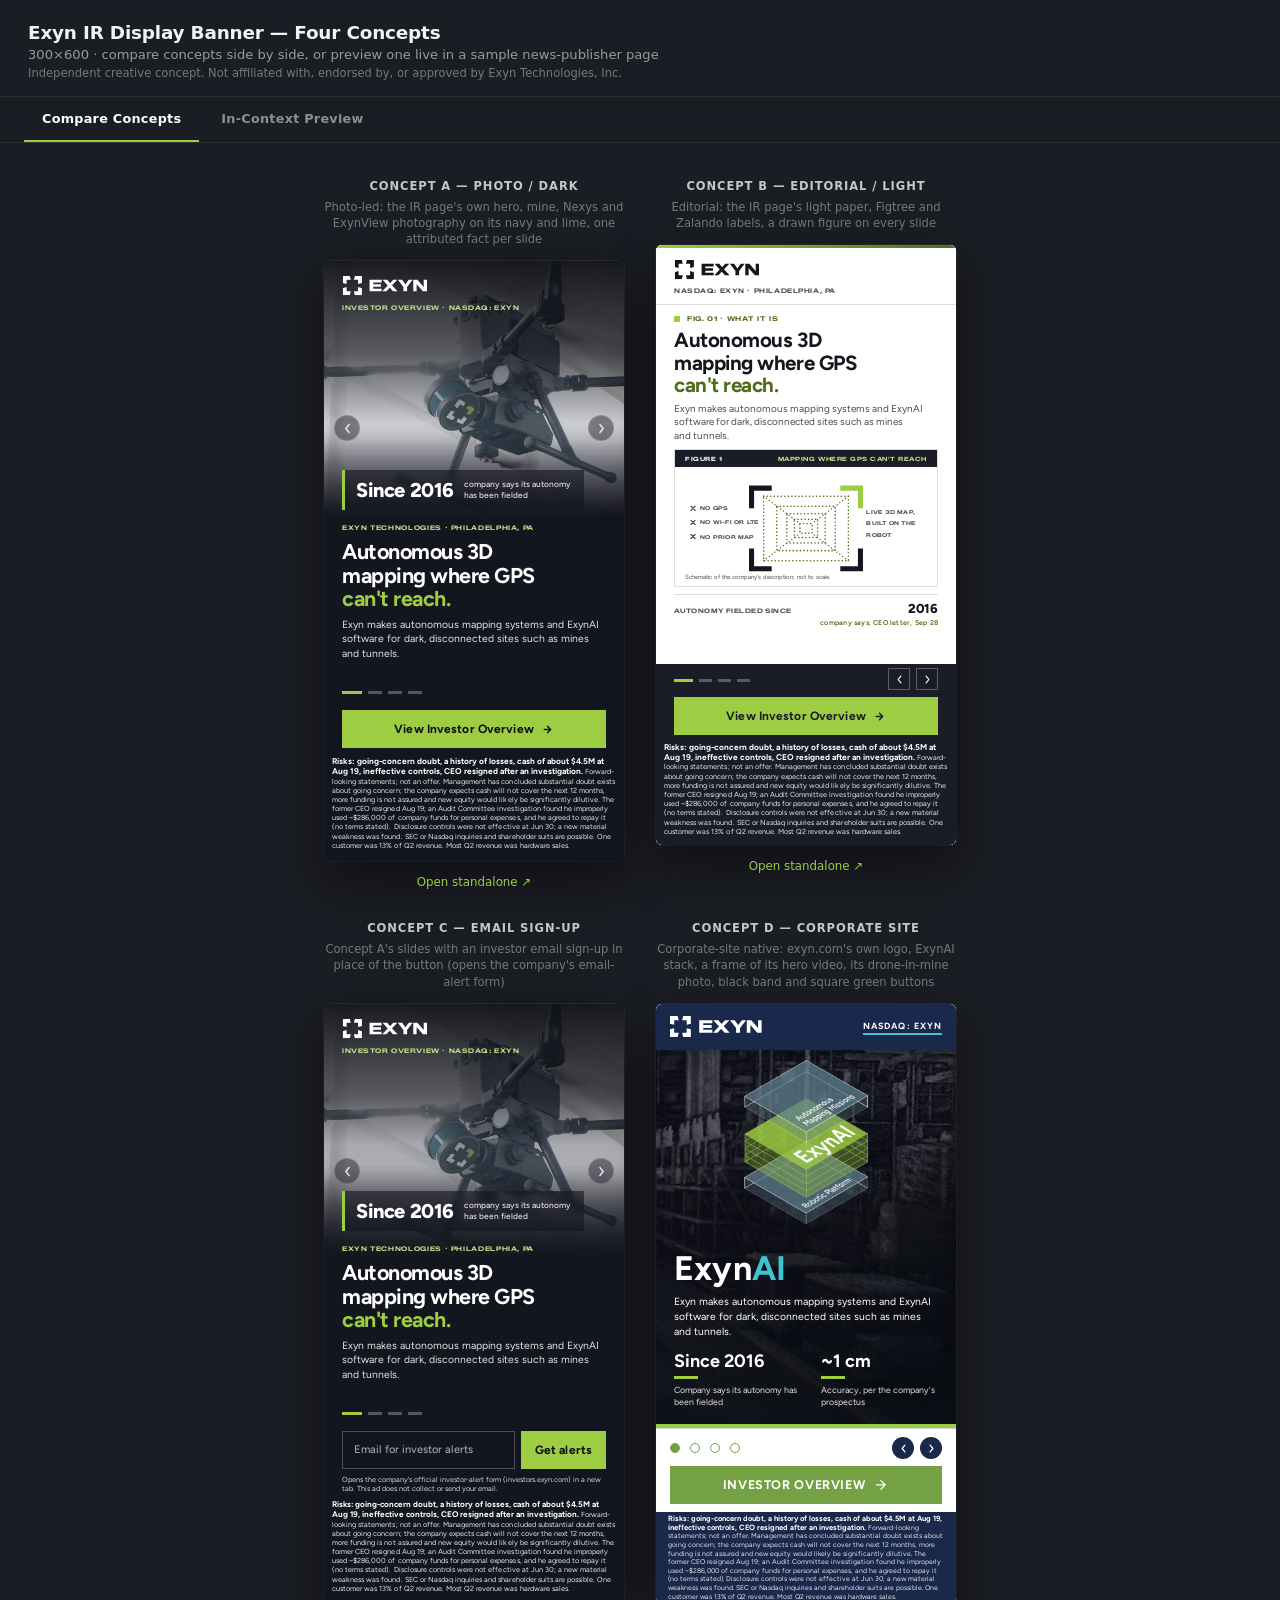
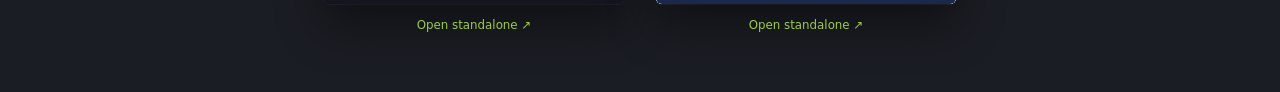
<file: index.html>
<!DOCTYPE html>
<html lang="en">
<head>
<meta name="robots" content="noindex,nofollow">
<meta charset="UTF-8">
<meta name="viewport" content="width=device-width,initial-scale=1">
<meta name="ir-banner-company" content="Exyn Technologies, Inc.">
<link rel="icon" href="data:,">
<title>Exyn IR Banner — Concept Comparison</title>
<style>
  :root { --ui-accent:#9CCD43; }
  * { margin:0; padding:0; box-sizing:border-box; }
  html, body {
    height:100%;
    background:#1b1d24;
    font-family:-apple-system, BlinkMacSystemFont, 'Segoe UI', system-ui, sans-serif;
    color:#f2f3f5;
  }
  header {
    padding:22px 28px 16px;
    border-bottom:1px solid rgba(255,255,255,0.08);
  }
  header h1 { font-size:1.15rem; font-weight:700; letter-spacing:-0.01em; }
  header p { margin-top:4px; font-size:0.82rem; color:rgba(255,255,255,0.55); }
  header p.pitch-note { font-size:0.72rem; color:rgba(255,255,255,0.4); }

  /* ---- tabs ---- */
  .tabs {
    display:flex;
    gap:4px;
    padding:0 24px;
    border-bottom:1px solid rgba(255,255,255,0.08);
  }
  .tab-btn {
    background:none;
    border:0;
    font-family:inherit;
    color:rgba(255,255,255,0.5);
    font-size:0.8rem;
    font-weight:700;
    letter-spacing:0.02em;
    padding:14px 18px;
    cursor:pointer;
    border-bottom:2px solid transparent;
    transition:color 0.15s ease;
  }
  .tab-btn:hover { color:rgba(255,255,255,0.8); }
  .tab-btn.active { color:#fff; border-bottom-color:var(--ui-accent); }
  .tab-panel { display:none; }
  .tab-panel.active { display:block; }

  main {
    display:flex;
    flex-wrap:wrap;
    gap:32px;
    justify-content:center;
    padding:36px 24px 60px;
  }
  /* four 300px frames need about 1344px of width; below that, wrap 2 + 2 rather than 3 + 1 */
  @media (max-width:1343px) { main { max-width:700px; margin:0 auto; } }
  .col { display:flex; flex-direction:column; align-items:center; gap:14px; }
  .col h2 {
    font-size:0.72rem;
    font-weight:700;
    letter-spacing:0.08em;
    text-transform:uppercase;
    color:rgba(255,255,255,0.75);
  }
  .col .tag {
    max-width:300px;
    min-height:2.8em;
    font-size:0.72rem;
    line-height:1.4;
    text-align:center;
    color:rgba(255,255,255,0.4);
    margin-top:-8px;
  }
  .frame-wrap {
    width:300px;
    height:600px;
    border-radius:6px;
    overflow:hidden;
    box-shadow:0 20px 48px rgba(0,0,0,0.45), 0 0 0 1px rgba(255,255,255,0.06);
    background:#000;
  }
  iframe { width:300px; height:600px; border:0; display:block; }
  .col a {
    font-size:0.74rem;
    color:var(--ui-accent);
    text-decoration:none;
  }
  .col a:hover { text-decoration:underline; }

  /* ---- in-context preview panel ---- */
  .preview-intro {
    text-align:center;
    padding:28px 24px 0;
  }
  .preview-intro p {
    font-size:0.82rem;
    color:rgba(255,255,255,0.55);
    max-width:560px;
    margin:0 auto;
  }
  .concept-switch {
    display:flex;
    flex-wrap:wrap;
    gap:10px;
    justify-content:center;
    padding:18px 24px 0;
  }
  .concept-btn {
    background:rgba(255,255,255,0.06);
    border:1px solid rgba(255,255,255,0.14);
    color:rgba(255,255,255,0.65);
    font-family:inherit;
    font-size:0.76rem;
    font-weight:700;
    letter-spacing:0.02em;
    padding:9px 16px;
    border-radius:20px;
    cursor:pointer;
    transition:all 0.15s ease;
  }
  .concept-btn:hover { border-color:rgba(255,255,255,0.3); }
  .concept-btn.active { background:var(--ui-accent); border-color:var(--ui-accent); color:#0c1015; }

  .preview-wrap {
    max-width:1180px;
    margin:24px auto 12px;
    padding:0 24px;
  }
  .preview-frame-outer {
    border-radius:6px;
    overflow:hidden;
    box-shadow:0 20px 48px rgba(0,0,0,0.45), 0 0 0 1px rgba(255,255,255,0.06);
  }
  #preview-iframe {
    width:100%;
    height:950px;
    border:0;
    display:block;
    background:#fff;
  }
  .preview-footer {
    text-align:center;
    padding:14px 24px 60px;
  }
  .preview-footer a {
    font-size:0.74rem;
    color:var(--ui-accent);
    text-decoration:none;
  }
  .preview-footer a:hover { text-decoration:underline; }
</style>
</head>
<body>

<header>
  <h1>Exyn IR Display Banner — Four Concepts</h1>
  <p>300×600 · compare concepts side by side, or preview one live in a sample news-publisher page</p>
  <p class="pitch-note">Independent creative concept. Not affiliated with, endorsed by, or approved by Exyn Technologies, Inc.</p>
</header>

<div class="tabs">
  <button type="button" class="tab-btn active" data-tab="compare">Compare Concepts</button>
  <button type="button" class="tab-btn" data-tab="preview">In-Context Preview</button>
</div>

<section class="tab-panel active" id="tab-compare">
  <main>
    <div class="col">
      <h2>Concept A — Photo / Dark</h2>
      <span class="tag">Photo-led: the IR page&#x27;s own hero, mine, Nexys and ExynView photography on its navy and lime, one attributed fact per slide</span>
      <div class="frame-wrap">
        <iframe src="concept-a-photo/index.html" title="Exyn banner — photo concept"></iframe>
      </div>
      <a href="concept-a-photo/index.html" target="_blank" rel="noopener">Open standalone ↗</a>
    </div>

    <div class="col">
      <h2>Concept B — Editorial / Light</h2>
      <span class="tag">Editorial: the IR page&#x27;s light paper, Figtree and Zalando labels, a drawn figure on every slide</span>
      <div class="frame-wrap">
        <iframe src="concept-b-editorial/index.html" title="Exyn banner — editorial concept"></iframe>
      </div>
      <a href="concept-b-editorial/index.html" target="_blank" rel="noopener">Open standalone ↗</a>
    </div>

    <div class="col">
      <h2>Concept C — Email Sign-up</h2>
      <span class="tag">Concept A&#x27;s slides with an investor email sign-up in place of the button (opens the company&#x27;s email-alert form)</span>
      <div class="frame-wrap">
        <iframe src="concept-c-dashboard/index.html" title="Exyn banner — email sign-up concept"></iframe>
      </div>
      <a href="concept-c-dashboard/index.html" target="_blank" rel="noopener">Open standalone ↗</a>
    </div>

    <div class="col">
      <h2>Concept D — Corporate Site</h2>
      <span class="tag">Corporate-site native: exyn.com&#x27;s own logo, ExynAI stack, a frame of its hero video, its drone-in-mine photo, black band and square green buttons</span>
      <div class="frame-wrap">
        <iframe src="concept-d-corporate/index.html" title="Exyn banner — corporate-site concept"></iframe>
      </div>
      <a href="concept-d-corporate/index.html" target="_blank" rel="noopener">Open standalone ↗</a>
    </div>
  </main>
</section>

<section class="tab-panel" id="tab-preview">
  <div class="preview-intro">
    <p>A sample news-publisher article page with the banner dropped into the right-rail ad slot — the way it would actually sit alongside real editorial content. Switch concepts below.</p>
  </div>

  <div class="concept-switch">
    <button type="button" class="concept-btn active" data-concept="a">Concept A — Photo</button>
    <button type="button" class="concept-btn" data-concept="b">Concept B — Editorial</button>
    <button type="button" class="concept-btn" data-concept="c">Concept C — Email Sign-up</button>
    <button type="button" class="concept-btn" data-concept="d">Concept D — Corporate Site</button>
  </div>

  <div class="preview-wrap">
    <div class="preview-frame-outer">
      <iframe id="preview-iframe" src="context-preview/news.html?concept=a" title="Exyn banner — in-context publisher preview"></iframe>
    </div>
  </div>

  <div class="preview-footer">
    <a id="preview-open-link" href="context-preview/news.html?concept=a" target="_blank" rel="noopener">Open standalone ↗</a>
  </div>
</section>

<script>
  document.querySelectorAll('.tab-btn').forEach(function (btn) {
    btn.addEventListener('click', function () {
      document.querySelectorAll('.tab-btn').forEach(function (b) { b.classList.remove('active') })
      document.querySelectorAll('.tab-panel').forEach(function (p) { p.classList.remove('active') })
      btn.classList.add('active')
      document.getElementById('tab-' + btn.dataset.tab).classList.add('active')
    })
  })

  document.querySelectorAll('.concept-btn').forEach(function (btn) {
    btn.addEventListener('click', function () {
      document.querySelectorAll('.concept-btn').forEach(function (b) { b.classList.remove('active') })
      btn.classList.add('active')
      var url = 'context-preview/news.html?concept=' + btn.dataset.concept
      document.getElementById('preview-iframe').src = url
      document.getElementById('preview-open-link').href = url
    })
  })
</script>

</body>
</html>
</file>
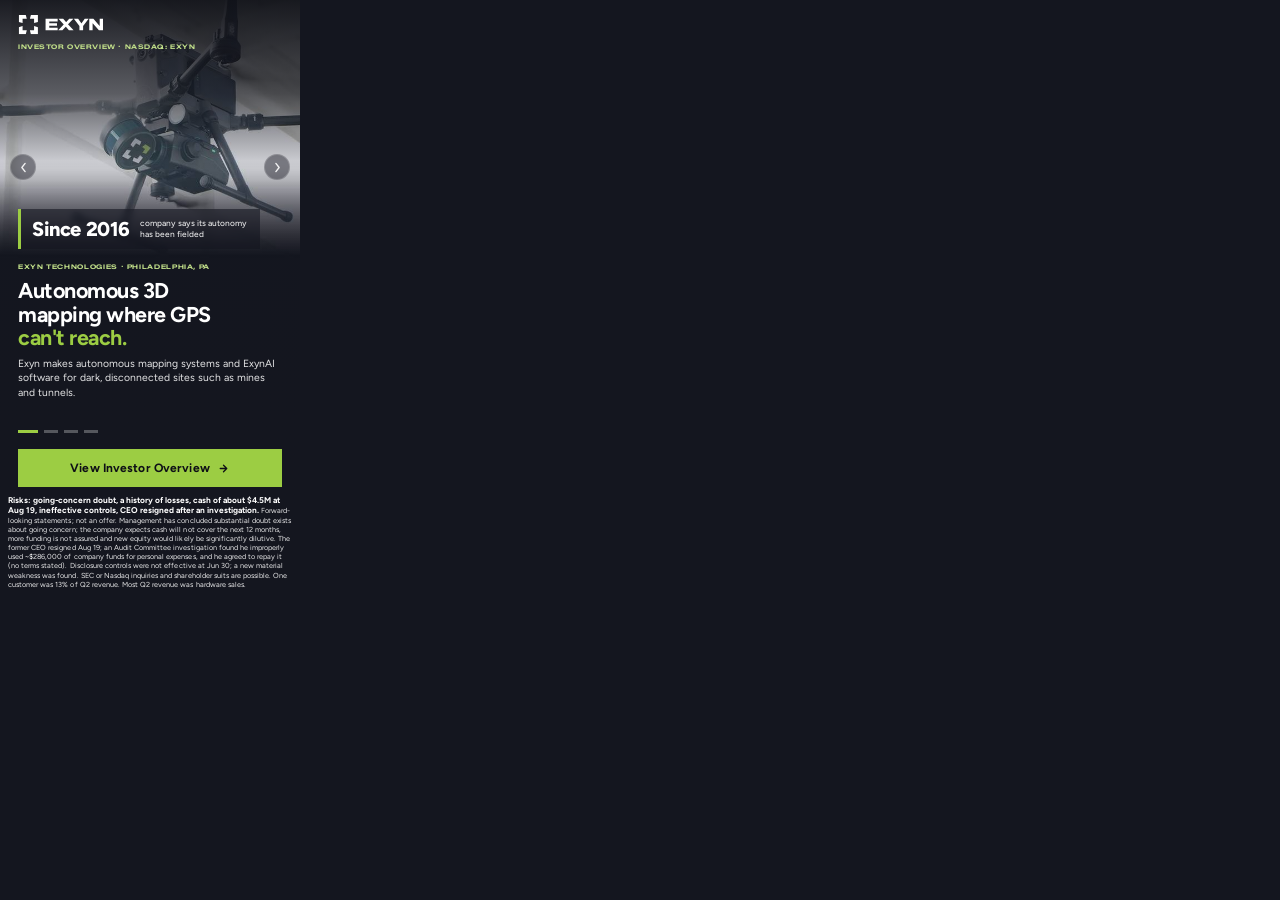
<file: concept-a-photo/index.html>
<!DOCTYPE html>
<html lang="en">
<head>
<meta name="robots" content="noindex,nofollow">
<meta charset="UTF-8">
<meta name="ad.size" content="width=300,height=600">
<meta http-equiv="X-UA-Compatible" content="IE=Edge">
<meta name="viewport" content="width=300,initial-scale=1">
<link rel="icon" href="data:,">
<title>Exyn Technologies, Inc. — Investor Overview</title>
<link rel="preconnect" href="https://fonts.googleapis.com">
<link rel="preconnect" href="https://fonts.gstatic.com" crossorigin>
<link href="https://fonts.googleapis.com/css2?family=Figtree:wght@400;500;600;700;800&amp;family=Zalando+Sans+Expanded:wght@700&amp;display=swap" rel="stylesheet">
<link rel="stylesheet" href="style.css">
</head>
<body>

<!--
  Exyn Technologies, Inc. — IR display banner, 300x600 — Concept A: Photo / Dark.
  Promotes: https://investorroadshow.exyn.com/
  Built from the IR roadshow page: its navy (#14161f / #1a1c28) and lime (#9ccd43) ground, Figtree headlines, Zalando Sans Expanded
  labels, square corners, and the page's own photography (hero drone, mine drift, Nexys + ExynView, point-cloud poster), one per slide.
  Concept C is generated from this file (scripts/build_concept_c.py): re-run it after every edit here.
  Every figure comes from .tmp/facts.md (releases through Oct 19 2026, 10-Q/A filed Aug 20 2026; Q2 unaudited).
-->

<div id="banner" aria-label="Exyn Technologies, Inc. investor relations advertisement">

  <div id="slides">
    <!-- Slide 1 — What it is -->
    <section class="slide" data-index="0">
      <img class="slide-bg" src="assets/slide-1.jpg" alt="A drone carrying the Exyn Nexys mapping payload with its corner-bracket logo on the lidar, from the company's own hero photo">
      <div class="slide-scrim-top"></div>
      <div class="slide-scrim-bottom"></div>
      <div class="slide-copy">
        <div class="mid-chip">
          <span class="chip-num">Since 2016</span>
          <span class="chip-label">company says its autonomy<br>has been fielded</span>
        </div>
        <div class="copy-bottom">
          <div class="kicker">Exyn Technologies · Philadelphia, PA</div>
          <h1>Autonomous 3D<br>mapping where GPS<br><em>can't&nbsp;reach.</em></h1>
          <p>Exyn makes autonomous mapping systems and ExynAI software for dark, disconnected sites such as mines and tunnels.</p>
        </div>
      </div>
    </section>

    <!-- Slide 2 — One customer's result -->
    <section class="slide" data-index="1">
      <img class="slide-bg" src="assets/slide-2.jpg" alt="Illustrative image, not the customer's mine: the ExynView point-cloud view of an underground mine drift, from the company's own video poster">
      <div class="slide-scrim-top"></div>
      <div class="slide-scrim-bottom"></div>
      <div class="slide-copy">
        <div class="mid-chip">
          <span class="chip-num">~40&nbsp;→&nbsp;~5</span>
          <span class="chip-label">minutes per scan,<br>company-reported</span>
        </div>
        <span class="photo-note">Illustrative image, not the customer's mine</span>
        <div class="copy-bottom">
          <div class="kicker">One customer's result · mine in Turkey</div>
          <h1>Exyn says one mine's<br>scan time fell from<br>~40 min to <em>about&nbsp;5.</em></h1>
          <p>At one customer's mine in Turkey, the company's Jul 30 release says Exyn Nexys cut capture time per scan from about 40 minutes to about 5, compared with the mine's previous survey methods.</p>
        </div>
      </div>
    </section>

    <!-- Slide 3 — Platform -->
    <section class="slide" data-index="2">
      <img class="slide-bg" src="assets/slide-3.jpg" alt="The Exyn Nexys handheld mapping payload with its ExynView tablet showing a green point cloud, from the company's own photo">
      <div class="slide-scrim-top"></div>
      <div class="slide-scrim-bottom"></div>
      <div class="slide-copy">
        <div class="mid-chip">
          <span class="chip-num">~1 cm</span>
          <span class="chip-label">accuracy, per the<br>company's prospectus</span>
        </div>
        <div class="copy-bottom">
          <div class="kicker">Platform · ExynAI + Nexys</div>
          <h1>Exyn says one engine<br>runs on drones and<br><em>ground&nbsp;robots.</em></h1>
          <p>The company says ExynAI runs on the robot itself, with no cloud. Its Nexys mapping payload mounts on drones and ground robots, or is carried by hand.</p>
        </div>
      </div>
    </section>

    <!-- Slide 4 — Financials -->
    <section class="slide" data-index="3">
      <img class="slide-bg" src="assets/slide-4.jpg" alt="A dark underground mine drift, dimmed, from the company's own photo">
      <div class="slide-scrim-top"></div>
      <div class="slide-scrim-bottom"></div>
      <div class="slide-copy">
        <div class="mid-chip two">
          <span class="chip-num">$0.95M</span><span class="chip-label">Q2 revenue, down<br>30% vs Q2 2025</span><span class="chip-sep"></span><span class="chip-num">46.9%</span><span class="chip-label">gross margin, vs<br>40.6% in Q2 2025</span>
        </div>
        <div class="copy-bottom">
          <div class="kicker">Q2 2026 · unaudited · per the 10-Q/A</div>
          <h1>Revenue down 30%,<br>gross margin up,<br><em>net&nbsp;loss&nbsp;wider.</em></h1>
          <p>Q2 net loss: $6.9M, vs $2.9M in Q2 2025. Cash: about $4.5M at Aug 19, which the company expects is not enough for the next 12 months. Management has concluded substantial doubt exists about going concern.</p>
        </div>
      </div>
    </section>

  </div>

  <!-- Persistent chrome — sits above the rotating slides -->
  <header id="top-bar" class="reveal" data-delay="0">
    <div id="logo">
      <img class="lockup" src="assets/logo-white.svg" alt="Exyn" width="86" height="21">
    </div>
    <div id="eyebrow">INVESTOR&nbsp;OVERVIEW&nbsp;·&nbsp;NASDAQ:&nbsp;EXYN</div>
  </header>

  <button type="button" class="nav-arrow" id="arrow-prev" aria-label="Previous slide">
    <svg viewBox="0 0 16 16"><path d="M10 3 6 8l4 5" stroke="currentColor" stroke-width="1.7" fill="none" stroke-linecap="round" stroke-linejoin="round"/></svg>
  </button>
  <button type="button" class="nav-arrow" id="arrow-next" aria-label="Next slide">
    <svg viewBox="0 0 16 16"><path d="M6 3l4 5-4 5" stroke="currentColor" stroke-width="1.7" fill="none" stroke-linecap="round" stroke-linejoin="round"/></svg>
  </button>

  <div id="bottom-fixed" class="reveal" data-delay="4">
    <div id="dots" role="tablist" aria-label="Slide selector">
      <button class="dot active" data-index="0" aria-label="Slide 1: What it is"></button>
      <button class="dot" data-index="1" aria-label="Slide 2: One customer's result"></button>
      <button class="dot" data-index="2" aria-label="Slide 3: Platform"></button>
      <button class="dot" data-index="3" aria-label="Slide 4: Financials"></button>
    </div>

    <a href="#" id="cta">
      <span>View Investor Overview</span>
      <svg viewBox="0 0 16 16" id="cta-arrow" aria-hidden="true"><path d="M4 8h8M8 4l4 4-4 4" stroke="currentColor" stroke-width="1.6" fill="none" stroke-linecap="round" stroke-linejoin="round"/></svg>
    </a>
    <p id="disclosure"><strong>Risks: going-concern doubt, a history of losses, cash of about $4.5M at Aug 19, ineffective controls, CEO resigned after an investigation.</strong> Forward-looking statements; not an offer. Management has concluded substantial doubt exists about going concern; the company expects cash will not cover the next 12 months, more funding is not assured and new equity would likely be significantly dilutive. The former CEO resigned Aug 19; an Audit Committee investigation found he improperly used ~$286,000 of company funds for personal expenses, and he agreed to repay it (no terms stated). Disclosure controls were not effective at Jun 30; a new material weakness was found. SEC or Nasdaq inquiries and shareholder suits are possible. One customer was 13% of Q2 revenue. Most Q2 revenue was hardware sales.</p>
  </div>

  <!-- Standard HTML5-ad click-tag plumbing -->
  <div id="click-tag-wrapper"></div>
</div>

<script src="script.js"></script>
</body>
</html>
</file>
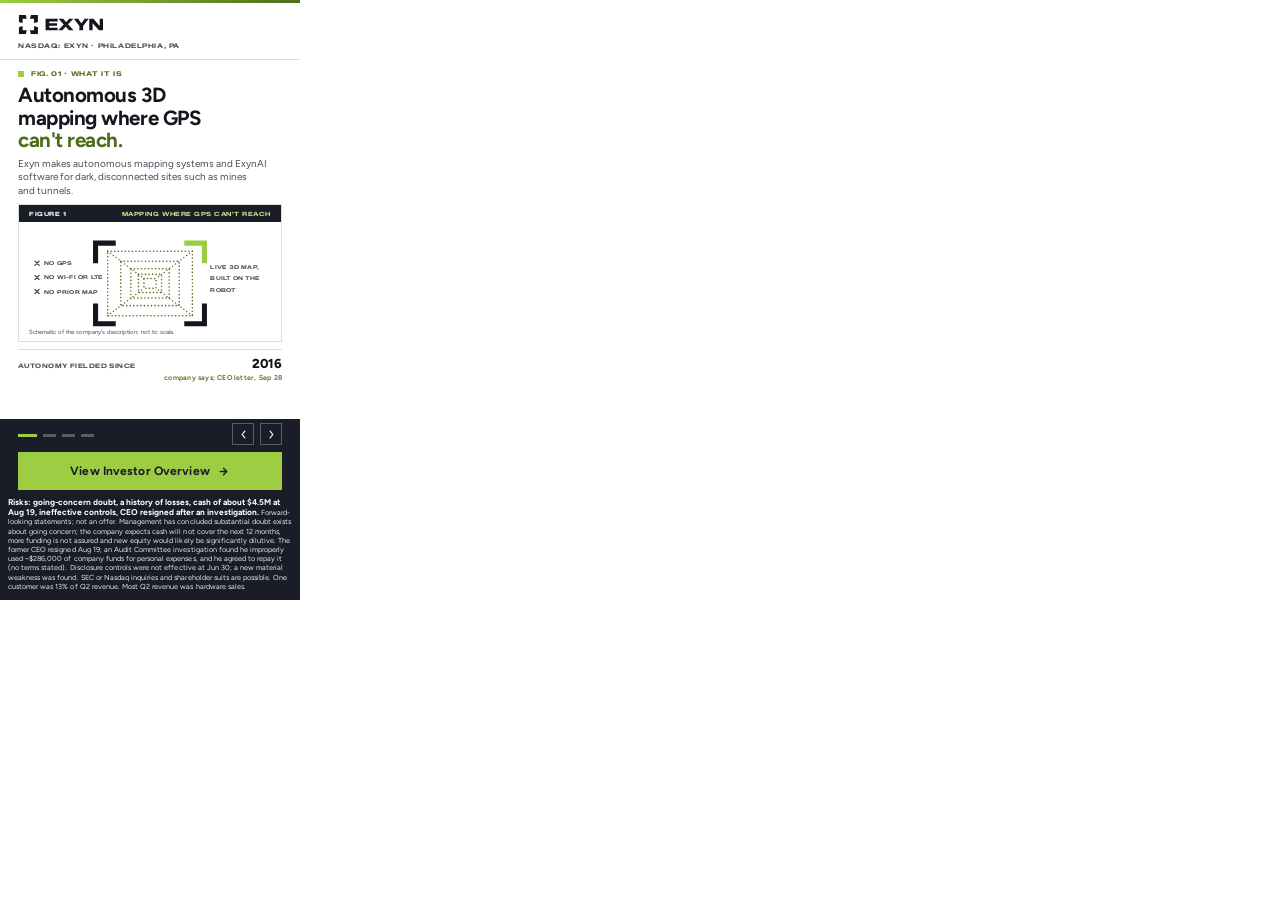
<file: concept-b-editorial/index.html>
<!DOCTYPE html>
<html lang="en">
<head>
<meta name="robots" content="noindex,nofollow">
<meta charset="UTF-8">
<meta name="ad.size" content="width=300,height=600">
<meta http-equiv="X-UA-Compatible" content="IE=Edge">
<meta name="viewport" content="width=300,initial-scale=1">
<link rel="icon" href="data:,">
<title>Exyn Technologies, Inc. — Investor Overview</title>
<link rel="preconnect" href="https://fonts.googleapis.com">
<link rel="preconnect" href="https://fonts.gstatic.com" crossorigin>
<link href="https://fonts.googleapis.com/css2?family=Figtree:wght@400;500;600;700;800&amp;family=Zalando+Sans+Expanded:wght@700&amp;display=swap" rel="stylesheet">
<link rel="stylesheet" href="style.css">
</head>
<body>

<!--
  Exyn Technologies, Inc. — IR display banner, 300x600 — Concept B: Editorial / Light.
  Promotes: https://investorroadshow.exyn.com/
  Built from the IR roadshow page's light stock: white and #edf1f5 grounds, ink #14161d, green-ink #4e6d1a for text on light, Figtree
  headlines and Zalando Sans Expanded labels, square corners. Figure 1 redraws the company's corner-bracket mark as a capture frame;
  Figure 2's bar width = minutes x scale; Figure 3 follows the company's own ExynAI stack diagram; Figure 4's bar height = US$M x scale
  (see .tmp/gen_b.py and audit_numbers.py). Every figure comes from .tmp/facts.md.
-->

<div id="banner" aria-label="Exyn Technologies, Inc. investor relations advertisement">

  <div id="top-rule"></div>

  <header id="top-bar" class="reveal" data-delay="0">
    <div id="logo"><img class="lockup" src="assets/logo.svg" alt="Exyn" width="86" height="21"></div>
    <div id="masthead">NASDAQ:&nbsp;EXYN&nbsp;·&nbsp;PHILADELPHIA,&nbsp;PA</div>
  </header>

  <div id="slides">
    <!-- Slide 1 -->
    <section class="slide" data-index="0">
      <div class="slide-copy">
        <p class="eyebrow">Fig. 01 · What it is</p>
        <h1>Autonomous 3D<br>mapping where GPS<br><em>can't&nbsp;reach.</em></h1>
        <p class="lead">Exyn makes autonomous mapping systems and ExynAI software for dark, disconnected sites such as mines and tunnels.</p>

        <figure class="fig-card">
          <div class="fig-bar"><span>Figure 1</span><span>Mapping where GPS can't reach</span></div>
          <div class="fig-body">
            <svg viewBox="0 0 240 108" role="img" aria-label="Mapping where GPS can't reach">
              <rect class="fig-tun" x="78.0" y="22.0" width="84" height="64"/>
              <rect class="fig-tun" x="91.0" y="32.0" width="58" height="44"/>
              <rect class="fig-tun" x="101.0" y="39.5" width="38" height="29"/>
              <rect class="fig-tun" x="108.5" y="45.0" width="23" height="18"/>
              <rect class="fig-tun" x="114.0" y="49.2" width="12" height="9.5"/>
              <path class="fig-diag" d="M78.0 22.0 L114.0 49.2 M78.0 86.0 L114.0 58.8 M162.0 22.0 L126.0 49.2 M162.0 86.0 L126.0 58.8"/>
              <path class="fig-br " d="M86 14 H66 V34"/>
              <path class="fig-br lime" d="M154 14 H174 V34"/>
              <path class="fig-br " d="M86 94 H66 V74"/>
              <path class="fig-br " d="M154 94 H174 V74"/>
              <path class="fig-x" d="M6 32 l4 4 M10 32 l-4 4"/><text class="fig-cap" x="15" y="36">NO GPS</text>
              <path class="fig-x" d="M6 46 l4 4 M10 46 l-4 4"/><text class="fig-cap" x="15" y="50">NO WI-FI OR LTE</text>
              <path class="fig-x" d="M6 60 l4 4 M10 60 l-4 4"/><text class="fig-cap" x="15" y="64">NO PRIOR MAP</text>
              <text class="fig-cap" x="180" y="40">LIVE 3D MAP,</text>
              <text class="fig-cap" x="180" y="51">BUILT ON THE</text>
              <text class="fig-cap" x="180" y="62">ROBOT</text>
              <text class="fig-note" x="0" y="104">Schematic of the company's description; not to scale.</text>
            </svg>
          </div>
        </figure>

        <dl class="kf"><dt>Autonomy fielded since</dt><dd>2016 <em>company says; CEO letter, Sep 28</em></dd></dl>
      </div>
    </section>

    <!-- Slide 2 -->
    <section class="slide" data-index="1">
      <div class="slide-copy">
        <p class="eyebrow">Fig. 02 · One customer's result</p>
        <h1>Exyn says one mine's<br>scan time fell from<br>~40 min to <em>about&nbsp;5.</em></h1>
        <p class="lead">At one customer's mine in Turkey, the company's Jul 30 release says Exyn Nexys cut capture time per scan from about 40 minutes to about 5, compared with the mine's previous survey methods.</p>

        <figure class="fig-card">
          <div class="fig-bar"><span>Figure 2</span><span>Survey capture time per scan</span></div>
          <div class="fig-body">
            <svg viewBox="0 0 240 96" role="img" aria-label="Survey capture time per scan">
              <text class="fig-row" x="0" y="26.0">Before</text>
              <rect class="seg-before" x="52.0" y="14.0" width="132.0" height="17"/>
              <text class="fig-val" x="189.0" y="26.0">~40 min</text>
              <text class="fig-row" x="0" y="56.0">After</text>
              <rect class="seg-after" x="52.0" y="44.0" width="16.5" height="17"/>
              <text class="fig-val strong" x="73.5" y="56.0">~5 min</text>
              <path class="fig-base" d="M52.0 10 V66.0"/>
              <text class='fig-note' x='0' y='82.0'>Capture time per scan at one customer's mine. Company release, Jul 30, 2026.</text>
              <text class="fig-note" x="0" y="91.0">Bars to one scale.</text>
            </svg>
          </div>
        </figure>

        <dl class="kf"><dt>Per scan, one customer</dt><dd>~40 → ~5 min <em>company-reported</em></dd></dl>
      </div>
    </section>

    <!-- Slide 3 -->
    <section class="slide" data-index="2">
      <div class="slide-copy">
        <p class="eyebrow">Fig. 03 · Platform</p>
        <h1>Exyn says one engine<br>runs on drones and<br><em>ground&nbsp;robots.</em></h1>
        <p class="lead">The company says ExynAI runs on the robot itself, with no cloud. Its Nexys mapping payload mounts on drones and ground robots, or is carried by hand.</p>

        <figure class="fig-card">
          <div class="fig-bar"><span>Figure 3</span><span>The company's ExynAI stack</span></div>
          <div class="fig-body">
            <svg viewBox="0 0 240 117" role="img" aria-label="The company's ExynAI stack">
              <polygon class="fig-layer lay-base" points="120,52 196,74 120,96 44,74"/>
              <text class="fig-layer-t lay-base" x="120" y="76.4" text-anchor="middle">ROBOT PLATFORM</text>
              <polygon class="fig-layer lay-ai" points="120,26 196,48 120,70 44,48"/>
              <text class="fig-layer-t lay-ai" x="120" y="50.4" text-anchor="middle">EXYNAI</text>
              <polygon class="fig-layer lay-top" points="120,0 196,22 120,44 44,22"/>
              <text class="fig-layer-t lay-top" x="120" y="24.4" text-anchor="middle">AUTONOMOUS MAPPING MISSIONS</text>
              <text class="fig-cap" x="0" y="104">DRONES · GROUND ROBOTS · HANDHELD</text>
              <text class="fig-note" x="0" y="114">After the company's own ExynAI diagram.</text>
            </svg>
          </div>
        </figure>

        <dl class="kf"><dt>Accuracy, per the prospectus</dt><dd>~1 cm <em>company-stated</em></dd></dl>
      </div>
    </section>

    <!-- Slide 4 -->
    <section class="slide" data-index="3">
      <div class="slide-copy">
        <p class="eyebrow">Fig. 04 · Q2 2026, unaudited</p>
        <h1>Revenue down 30%,<br>gross margin up,<br><em>net&nbsp;loss&nbsp;wider.</em></h1>
        <p class="lead"><strong>Cash: about $4.5M at Aug 19, which the company expects is not enough for the next 12 months. Management has concluded substantial doubt exists about its ability to continue as a going concern.</strong></p>

        <figure class="fig-card">
          <div class="fig-bar"><span>Figure 4</span><span>Q2 revenue and cash · US$M</span></div>
          <div class="fig-body">
            <svg viewBox="0 0 240 115" role="img" aria-label="Q2 revenue and cash · US$M">
              <path class="fig-base" d="M8 86.0 H232"/>
              <rect class="b-prior" x="22" y="74.6" width="30.0" height="11.4"/>
              <text class="fig-val" x="37.0" y="71.1" text-anchor="middle">$1.36M</text>
              <text class="fig-cap" x="37.0" y="94.5" text-anchor="middle">Q2 2025</text>
              <rect class="b-now" x="66" y="78.0" width="30.0" height="8.0"/>
              <text class="fig-val strong" x="81.0" y="74.5" text-anchor="middle">$0.95M</text>
              <text class="fig-cap" x="81.0" y="94.5" text-anchor="middle">Q2 2026</text>
              <rect class="b-cash30" x="134" y="20.2" width="30.0" height="65.8"/>
              <text class="fig-val" x="149.0" y="16.7" text-anchor="middle">$7.8M</text>
              <text class="fig-cap" x="149.0" y="94.5" text-anchor="middle">Cash,</text>
              <text class="fig-cap" x="149.0" y="101.5" text-anchor="middle">Jun 30</text>
              <rect class="b-cash19" x="178" y="48.3" width="30.0" height="37.7"/>
              <text class="fig-val strong" x="193.0" y="44.8" text-anchor="middle">$4.5M</text>
              <text class="fig-cap" x="193.0" y="94.5" text-anchor="middle">Cash,</text>
              <text class="fig-cap" x="193.0" y="101.5" text-anchor="middle">Aug 19</text>
              <text class="fig-grp" x="59" y="8" text-anchor="middle">Q2 REVENUE</text>
              <text class="fig-grp" x="171" y="8" text-anchor="middle">CASH ON HAND</text>
              <path class="fig-sep" d="M110 4 V104.0"/>
              <text class="fig-note" x="0" y="111">One scale, US$ millions. Q2 unaudited; cash per the 10-Q/A.</text>
            </svg>
          </div>
        </figure>

        <dl class="kf two"><div><dt>Gross margin</dt><dd>46.9% <em>vs 40.6% in Q2 2025</em></dd></div><div><dt>Q2 net loss</dt><dd>$6.9M <em>vs $2.9M in Q2 2025</em></dd></div></dl>
      </div>
    </section>

  </div>

  <button type="button" class="nav-arrow" id="arrow-prev" aria-label="Previous slide">
    <svg viewBox="0 0 16 16"><path d="M10 3 6 8l4 5" stroke="currentColor" stroke-width="1.7" fill="none" stroke-linecap="round" stroke-linejoin="round"/></svg>
  </button>
  <button type="button" class="nav-arrow" id="arrow-next" aria-label="Next slide">
    <svg viewBox="0 0 16 16"><path d="M6 3l4 5-4 5" stroke="currentColor" stroke-width="1.7" fill="none" stroke-linecap="round" stroke-linejoin="round"/></svg>
  </button>

  <div id="dots" class="reveal" role="tablist" aria-label="Slide selector">
    <button class="dot active" data-index="0" aria-label="Slide 1: What it is"></button>
    <button class="dot" data-index="1" aria-label="Slide 2: One customer's result"></button>
    <button class="dot" data-index="2" aria-label="Slide 3: Platform"></button>
    <button class="dot" data-index="3" aria-label="Slide 4: Financials"></button>
  </div>

  <div id="bottom-fixed" class="reveal" data-delay="1">
    <a href="#" id="cta">
      <span>View Investor Overview</span>
      <svg viewBox="0 0 16 16" id="cta-arrow" aria-hidden="true"><path d="M4 8h8M8 4l4 4-4 4" stroke="currentColor" stroke-width="1.6" fill="none" stroke-linecap="round" stroke-linejoin="round"/></svg>
    </a>
    <div id="fls"><strong>Risks: going-concern doubt, a history of losses, cash of about $4.5M at Aug 19, ineffective controls, CEO resigned after an investigation.</strong> Forward-looking statements; not an offer. Management has concluded substantial doubt exists about going concern; the company expects cash will not cover the next 12 months, more funding is not assured and new equity would likely be significantly dilutive. The former CEO resigned Aug 19; an Audit Committee investigation found he improperly used ~$286,000 of company funds for personal expenses, and he agreed to repay it (no terms stated). Disclosure controls were not effective at Jun 30; a new material weakness was found. SEC or Nasdaq inquiries and shareholder suits are possible. One customer was 13% of Q2 revenue. Most Q2 revenue was hardware sales.</div>
  </div>

  <!-- Standard HTML5-ad click-tag plumbing -->
  <div id="click-tag-wrapper"></div>
</div>

<script src="script.js"></script>
</body>
</html>
</file>
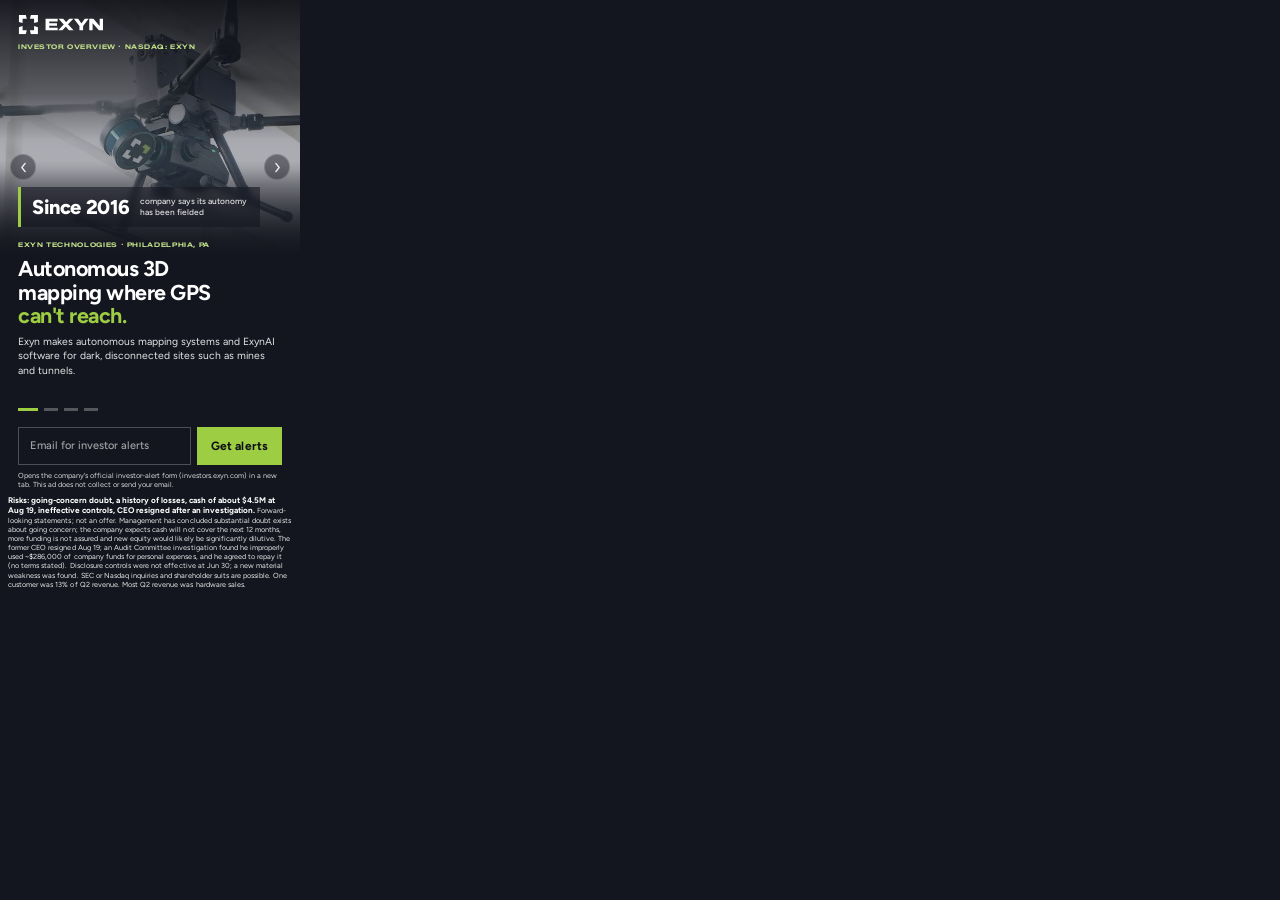
<file: concept-c-dashboard/index.html>
<!DOCTYPE html>
<html lang="en">
<head>
<meta name="robots" content="noindex,nofollow">
<meta charset="UTF-8">
<meta name="ad.size" content="width=300,height=600">
<meta http-equiv="X-UA-Compatible" content="IE=Edge">
<meta name="viewport" content="width=300,initial-scale=1">
<link rel="icon" href="data:,">
<title>Exyn Technologies, Inc. — Investor Overview · Investor Alerts</title>
<link rel="preconnect" href="https://fonts.googleapis.com">
<link rel="preconnect" href="https://fonts.gstatic.com" crossorigin>
<link href="https://fonts.googleapis.com/css2?family=Figtree:wght@400;500;600;700;800&amp;family=Zalando+Sans+Expanded:wght@700&amp;display=swap" rel="stylesheet">
<link rel="stylesheet" href="style.css">
</head>
<body>
<!-- GENERATED by build_concept_c.py from ../concept-a-photo/ (a-fingerprint: 2bc10b5f7b21).
     Don't edit this file: edit Concept A and re-run the script. -->


<!--
  Exyn Technologies, Inc. — IR display banner, 300x600 — Concept C (Concept A + email sign-up): Photo / Dark.
  Promotes: https://investorroadshow.exyn.com/
  Built from the IR roadshow page: its navy (#14161f / #1a1c28) and lime (#9ccd43) ground, Figtree headlines, Zalando Sans Expanded
  labels, square corners, and the page's own photography (hero drone, mine drift, Nexys + ExynView, point-cloud poster), one per slide.
  Concept C is generated from this file (scripts/build_concept_c.py): re-run it after every edit here.
  Every figure comes from .tmp/facts.md (releases through Oct 19 2026, 10-Q/A filed Aug 20 2026; Q2 unaudited).
-->

<div id="banner" aria-label="Exyn Technologies, Inc. investor relations advertisement with investor email alerts sign-up">

  <div id="slides">
    <!-- Slide 1 — What it is -->
    <section class="slide" data-index="0">
      <img class="slide-bg" src="assets/slide-1.jpg" alt="A drone carrying the Exyn Nexys mapping payload with its corner-bracket logo on the lidar, from the company's own hero photo">
      <div class="slide-scrim-top"></div>
      <div class="slide-scrim-bottom"></div>
      <div class="slide-copy">
        <div class="mid-chip">
          <span class="chip-num">Since 2016</span>
          <span class="chip-label">company says its autonomy<br>has been fielded</span>
        </div>
        <div class="copy-bottom">
          <div class="kicker">Exyn Technologies · Philadelphia, PA</div>
          <h1>Autonomous 3D<br>mapping where GPS<br><em>can't&nbsp;reach.</em></h1>
          <p>Exyn makes autonomous mapping systems and ExynAI software for dark, disconnected sites such as mines and tunnels.</p>
        </div>
      </div>
    </section>

    <!-- Slide 2 — One customer's result -->
    <section class="slide" data-index="1">
      <img class="slide-bg" src="assets/slide-2.jpg" alt="Illustrative image, not the customer's mine: the ExynView point-cloud view of an underground mine drift, from the company's own video poster">
      <div class="slide-scrim-top"></div>
      <div class="slide-scrim-bottom"></div>
      <div class="slide-copy">
        <div class="mid-chip">
          <span class="chip-num">~40&nbsp;→&nbsp;~5</span>
          <span class="chip-label">minutes per scan,<br>company-reported</span>
        </div>
        <span class="photo-note">Illustrative image, not the customer's mine</span>
        <div class="copy-bottom">
          <div class="kicker">One customer's result · mine in Turkey</div>
          <h1>Exyn says one mine's<br>scan time fell from<br>~40 min to <em>about&nbsp;5.</em></h1>
          <p>At one customer's mine in Turkey, the company's Jul 30 release says Exyn Nexys cut capture time per scan from about 40 minutes to about 5, compared with the mine's previous survey methods.</p>
        </div>
      </div>
    </section>

    <!-- Slide 3 — Platform -->
    <section class="slide" data-index="2">
      <img class="slide-bg" src="assets/slide-3.jpg" alt="The Exyn Nexys handheld mapping payload with its ExynView tablet showing a green point cloud, from the company's own photo">
      <div class="slide-scrim-top"></div>
      <div class="slide-scrim-bottom"></div>
      <div class="slide-copy">
        <div class="mid-chip">
          <span class="chip-num">~1 cm</span>
          <span class="chip-label">accuracy, per the<br>company's prospectus</span>
        </div>
        <div class="copy-bottom">
          <div class="kicker">Platform · ExynAI + Nexys</div>
          <h1>Exyn says one engine<br>runs on drones and<br><em>ground&nbsp;robots.</em></h1>
          <p>The company says ExynAI runs on the robot itself, with no cloud. Its Nexys mapping payload mounts on drones and ground robots, or is carried by hand.</p>
        </div>
      </div>
    </section>

    <!-- Slide 4 — Financials -->
    <section class="slide" data-index="3">
      <img class="slide-bg" src="assets/slide-4.jpg" alt="A dark underground mine drift, dimmed, from the company's own photo">
      <div class="slide-scrim-top"></div>
      <div class="slide-scrim-bottom"></div>
      <div class="slide-copy">
        <div class="mid-chip two">
          <span class="chip-num">$0.95M</span><span class="chip-label">Q2 revenue, down<br>30% vs Q2 2025</span><span class="chip-sep"></span><span class="chip-num">46.9%</span><span class="chip-label">gross margin, vs<br>40.6% in Q2 2025</span>
        </div>
        <div class="copy-bottom">
          <div class="kicker">Q2 2026 · unaudited · per the 10-Q/A</div>
          <h1>Revenue down 30%,<br>gross margin up,<br><em>net&nbsp;loss&nbsp;wider.</em></h1>
          <p>Q2 net loss: $6.9M, vs $2.9M in Q2 2025. Cash: about $4.5M at Aug 19, which the company expects is not enough for the next 12 months. Management has concluded substantial doubt exists about going concern.</p>
        </div>
      </div>
    </section>

  </div>

  <!-- Persistent chrome — sits above the rotating slides -->
  <header id="top-bar" class="reveal" data-delay="0">
    <div id="logo">
      <img class="lockup" src="assets/logo-white.svg" alt="Exyn" width="86" height="21">
    </div>
    <div id="eyebrow">INVESTOR&nbsp;OVERVIEW&nbsp;·&nbsp;NASDAQ:&nbsp;EXYN</div>
  </header>

  <button type="button" class="nav-arrow" id="arrow-prev" aria-label="Previous slide">
    <svg viewBox="0 0 16 16"><path d="M10 3 6 8l4 5" stroke="currentColor" stroke-width="1.7" fill="none" stroke-linecap="round" stroke-linejoin="round"/></svg>
  </button>
  <button type="button" class="nav-arrow" id="arrow-next" aria-label="Next slide">
    <svg viewBox="0 0 16 16"><path d="M6 3l4 5-4 5" stroke="currentColor" stroke-width="1.7" fill="none" stroke-linecap="round" stroke-linejoin="round"/></svg>
  </button>

  <div id="bottom-fixed" class="reveal" data-delay="4">
    <div id="dots" role="tablist" aria-label="Slide selector">
      <button class="dot active" data-index="0" aria-label="Slide 1: What it is"></button>
      <button class="dot" data-index="1" aria-label="Slide 2: One customer's result"></button>
      <button class="dot" data-index="2" aria-label="Slide 3: Platform"></button>
      <button class="dot" data-index="3" aria-label="Slide 4: Financials"></button>
    </div>

    <!-- In-banner mailing-list sign-up, in the slot A uses for its CTA.
         Submits to SIGNUP_ENDPOINT in script.js; the error message swaps
         in for the consent line and the success state swaps in over the
         input row, so nothing shifts. -->
    <form id="signup" novalidate>
      <label class="sr-only" for="signup-email">Email address for Exyn investor alerts</label>
      <div id="signup-row">
        <input type="email" id="signup-email" name="email" placeholder="Email for investor alerts" autocomplete="email" inputmode="email" spellcheck="false" required>
        <button type="submit" id="signup-btn">Get alerts</button>
        <div id="signup-done" aria-hidden="true">
          <svg viewBox="0 0 16 16" aria-hidden="true"><path d="M5 11 11 5 M6.5 5H11V9.5" stroke="currentColor" stroke-width="1.8" fill="none" stroke-linecap="round" stroke-linejoin="round"/></svg>
          <span id="signup-done-text">Opened in a new tab: enter your email there.</span>
        </div>
      </div>
      <p id="signup-consent">Opens the company's official investor-alert form (investors.exyn.com) in a new tab. This ad does not collect or send your email.</p>
      <p id="signup-msg" role="status" aria-live="polite"></p>
      <p id="fls-line"><strong>Risks: going-concern doubt, a history of losses, cash of about $4.5M at Aug 19, ineffective controls, CEO resigned after an investigation.</strong> Forward-looking statements; not an offer. Management has concluded substantial doubt exists about going concern; the company expects cash will not cover the next 12 months, more funding is not assured and new equity would likely be significantly dilutive. The former CEO resigned Aug 19; an Audit Committee investigation found he improperly used ~$286,000 of company funds for personal expenses, and he agreed to repay it (no terms stated). Disclosure controls were not effective at Jun 30; a new material weakness was found. SEC or Nasdaq inquiries and shareholder suits are possible. One customer was 13% of Q2 revenue. Most Q2 revenue was hardware sales.</p>
    </form>
  </div>

  <!-- Standard HTML5-ad click-tag plumbing -->
  <div id="click-tag-wrapper"></div>
</div>

<script src="script.js"></script>
</body>
</html>
</file>
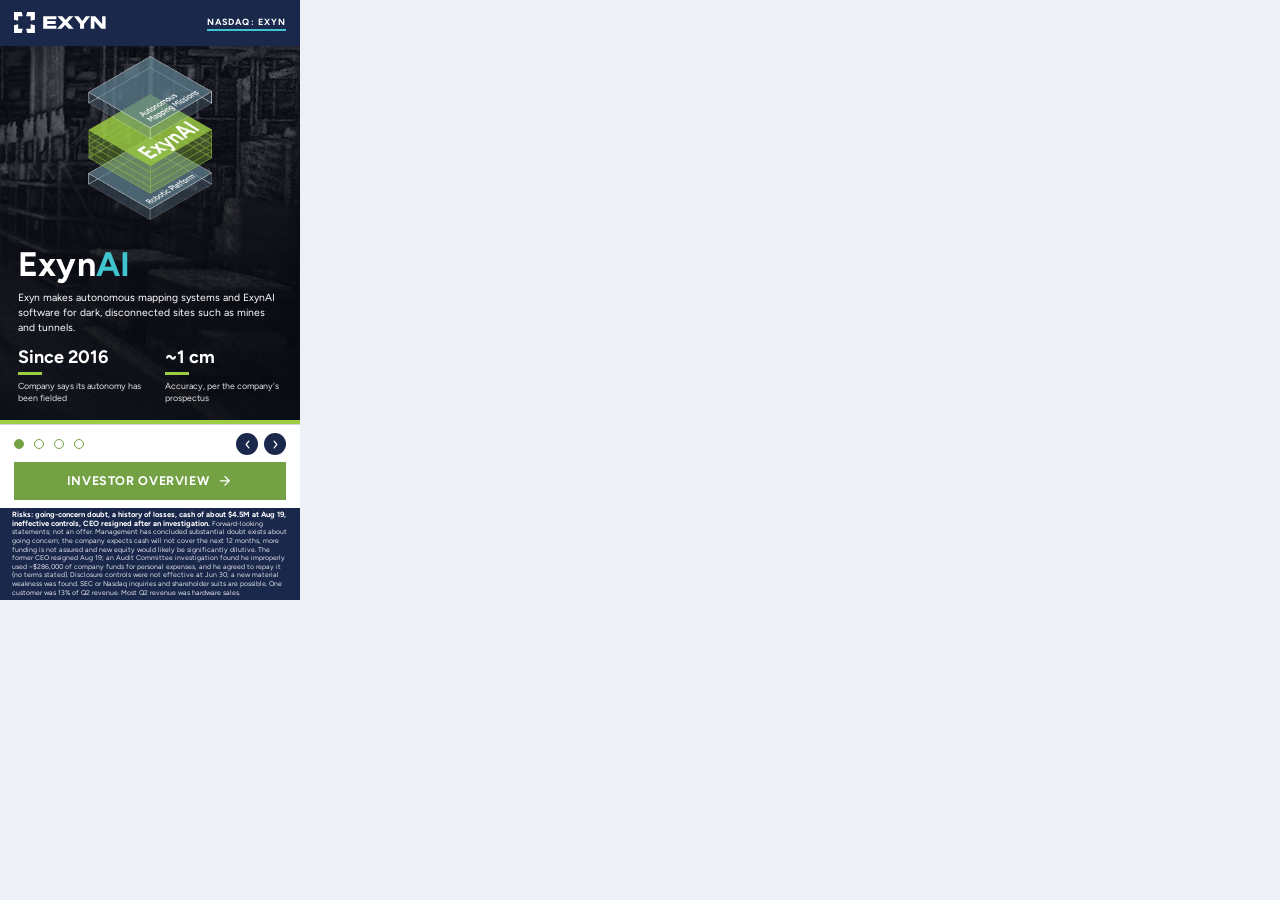
<file: concept-d-corporate/index.html>
<!DOCTYPE html>
<html lang="en">
<head>
<meta name="robots" content="noindex,nofollow">
<meta charset="UTF-8">
<meta name="ad.size" content="width=300,height=600">
<meta http-equiv="X-UA-Compatible" content="IE=Edge">
<meta name="viewport" content="width=300,initial-scale=1">
<link rel="icon" href="data:,">
<title>Exyn Technologies, Inc. — Investor Overview</title>
<link rel="preconnect" href="https://fonts.googleapis.com">
<link rel="preconnect" href="https://fonts.gstatic.com" crossorigin>
<link href="https://fonts.googleapis.com/css2?family=Figtree:wght@400;500;600;700;800&amp;display=swap" rel="stylesheet">
<link rel="stylesheet" href="style.css">
</head>
<body>

<!--
  Exyn Technologies, Inc. — IR display banner, 300x600 — Concept D: Corporate site / brand-native.
  Promotes: https://investorroadshow.exyn.com/
  Styled from the company's own CORPORATE website (https://www.exyn.com/), not the IR roadshow page that Concepts A-C are built from:
  its dark-navy header with the white lockup, Figtree 700 headings, lime eyebrows, #edf1f5 module grounds, the hero (a frame of its
  own point-cloud video, the ExynAI stack, a cyan "AI"), a black band, and square green buttons.  "Homepage in miniature": each slide is one
  module of the corporate homepage.  Photos and logo are the site's own files, cropped into assets/.  Every claim comes from
  the project fact sheet (.tmp/facts.md), not from the homepage copy.
-->

<div id="banner" aria-label="Exyn Technologies, Inc. investor relations advertisement">

  <div id="slides">
    <!-- Slide 1 — Overview -->
    <section class="slide m-hero" data-index="0">
      <!-- Module: the corporate homepage hero (.hero): a frame of its own point-cloud video under a shade, the ExynAI stack graphic,
           white "ExynAI" title with the cyan "AI", short copy, a lime stripe at the foot.
           Facts: [CEO letter Sep 28] "our autonomy has been fielded since 2016"; [424B4] accuracy "within about one centimeter". -->
      <img class="d-photo" src="assets/slide-1.jpg" alt="A colourised 3D point-cloud scan of a warehouse corridor, a frame from the company's own hero video, darkened">
      <img class="hero-stack" src="assets/exynai-stack.webp" width="124" height="164" alt="The ExynAI stack: autonomous mapping missions above ExynAI above the robotic platform">
      <div class="hero-copy">
        <h2>Exyn<span class="ai">AI</span></h2>
        <p class="hero-desc">Exyn makes autonomous mapping systems and ExynAI software for dark, disconnected sites such as mines and tunnels.</p>
        <div class="d-stats">
          <div class="d-stat">
            <p class="d-value">Since 2016</p>
            <p class="d-label">Company says its autonomy has been fielded</p>
          </div>
          <div class="d-stat">
            <p class="d-value">~1 cm</p>
            <p class="d-label">Accuracy, per the company's prospectus</p>
          </div>
        </div>
      </div>
    </section>

    <!-- Slide 2 — Customer result -->
    <section class="slide m-split" data-index="1">
      <!-- Module: the corporate homepage image + text split ("Aerial Autonomy"): its own drone-in-mine photo, lime eyebrow, black bold heading,
           black body copy on the #edf1f5 module ground.
           Facts: [PR Jul 30] about 40 minutes per scan to about 5, against traditional cavity-monitoring systems (company release; the customer is named in the release, not here: no consent on file). -->
      <figure class="split-fig">
        <img class="split-photo" src="assets/slide-2.jpg" width="272" height="131" alt="Illustrative image, not the customer's mine: a drone with a mapping payload flying in an underground mine drift, from the company's own website">
        <figcaption>Illustrative image, not the customer's mine</figcaption>
      </figure>
      <div class="split-text">
        <div class="d-eyebrow">One customer's result · mine in Turkey</div>
        <h2>Exyn says one mine's scan time fell from ~40 min to about&nbsp;5</h2>
        <p>At one customer's mine in Turkey, the company's Jul 30 release says Exyn Nexys cut capture time per scan from about 40 minutes to about 5, compared with the mine's previous survey methods.</p>
        <div class="d-stats split-stats">
          <div class="d-stat">
            <p class="d-value">~40&nbsp;min</p>
            <p class="d-label">Per scan, before</p>
          </div>
          <div class="d-stat">
            <p class="d-value">~5&nbsp;min</p>
            <p class="d-label">Per scan, after</p>
          </div>
        </div>
      </div>
    </section>

    <!-- Slide 3 — Platform -->
    <section class="slide m-split product" data-index="2">
      <!-- Module: the corporate homepage product split ("Exyn Nexys"): its own Nexys + tablet image on the #edf1f5 ground, lime eyebrow,
           black heading and body copy.
           Facts: [DECK p.11] runs onboard, no cloud (company-stated); [424B4] Nexys configurations (handheld ... aerial robot, terrestrial robot) and accuracy "within about one centimeter". -->
      <figure class="split-fig">
        <img class="split-photo" src="assets/slide-3.jpg" width="272" height="134" alt="The Exyn Nexys handheld mapping payload with its tablet showing a green point cloud, from the company's own website">
      </figure>
      <div class="split-text">
        <div class="d-eyebrow">Platform · Nexys + ExynAI</div>
        <h2>Exyn says one engine runs on drones and ground&nbsp;robots</h2>
        <p>The company says ExynAI runs on the robot itself, with no cloud. Its Nexys mapping payload mounts on drones and ground robots, or is carried by hand.</p>
        <div class="d-stats split-stats">
          <div class="d-stat">
            <p class="d-value">~1&nbsp;cm</p>
            <p class="d-label">Accuracy, per the company's prospectus</p>
          </div>
        </div>
      </div>
    </section>

    <!-- Slide 4 — Financials + risk -->
    <section class="slide m-band" data-index="3">
      <!-- Module: the corporate homepage black band ("Trusted by industry leaders worldwide"): black ground, white bold heading, slate
           stripe, no logos.
           Facts: [PR Aug 19][10-Q/A] Q2 revenue $949,604 vs $1,357,757; gross margin 46.9% vs 40.6%; net loss $6.9M vs $2.9M; [10-Q/A Note 3]
           cash approximately $4,485,103 at Aug 19, 2026, "will not be sufficient ... for the next 12 months"; management has concluded
           substantial doubt exists. -->
      <div class="band-content">
        <div class="d-eyebrow">Q2 2026 · unaudited · per the 10-Q/A</div>
        <h2>Revenue down 30%, gross margin up, net loss&nbsp;wider</h2>
        <div class="d-stats">
          <div class="d-stat">
            <p class="d-value">$0.95M</p>
            <p class="d-label">Q2 revenue, down 30% from $1.36M in Q2 2025</p>
          </div>
          <div class="d-stat">
            <p class="d-value">46.9%</p>
            <p class="d-label">Gross margin, vs 40.6% in Q2 2025</p>
          </div>
          <div class="d-stat">
            <p class="d-value">$6.9M</p>
            <p class="d-label">Q2 net loss, vs $2.9M in Q2 2025</p>
          </div>
        </div>
        <p class="band-note"><strong>Cash: about $4.5M at Aug 19, which the company expects is not enough for the next 12 months. Management has concluded substantial doubt exists about its ability to continue as a going concern.</strong></p>
      </div>
    </section>

  </div>

  <!-- Persistent chrome — the corporate site's dark header, never rotates -->
  <header id="top-bar" class="reveal" data-delay="0">
    <img id="logo" src="assets/logo.svg" alt="Exyn Technologies, Inc." width="92" height="23">
    <span id="ticker">NASDAQ:&nbsp;EXYN</span>
  </header>

  <!-- Slider controls: round navy buttons -->
  <button type="button" class="nav-arrow" id="arrow-prev" aria-label="Previous slide">
    <svg viewBox="0 0 16 16" aria-hidden="true"><path d="M10 3 6 8l4 5" stroke="currentColor" stroke-width="1.8" fill="none" stroke-linecap="round" stroke-linejoin="round"/></svg>
  </button>
  <button type="button" class="nav-arrow" id="arrow-next" aria-label="Next slide">
    <svg viewBox="0 0 16 16" aria-hidden="true"><path d="M6 3l4 5-4 5" stroke="currentColor" stroke-width="1.8" fill="none" stroke-linecap="round" stroke-linejoin="round"/></svg>
  </button>

  <div id="bottom-fixed" class="reveal" data-delay="4">
    <div id="dots" role="tablist" aria-label="Slide selector">
      <button class="dot active" data-index="0" aria-label="Slide 1: What it is"></button>
      <button class="dot" data-index="1" aria-label="Slide 2: One customer's result"></button>
      <button class="dot" data-index="2" aria-label="Slide 3: Platform"></button>
      <button class="dot" data-index="3" aria-label="Slide 4: Financials"></button>
    </div>

    <!-- The corporate site's .btn: flat green fill, white uppercase bold label, square corners, arrow after the label.
         The label says "Investor Overview" because that is the title of the page the click lands on (the corporate nav's own label is "Investor Relations"). -->
    <a href="#" id="cta">
      <span>Investor Overview</span>
      <svg id="cta-arrow" viewBox="0 0 24 25" aria-hidden="true"><path d="M12 4.18066L10.585 5.59566L16.17 11.1807H4V13.1807H16.17L10.585 18.7657L12 20.1807L20 12.1807L12 4.18066Z"/></svg>
    </a>

    <!-- The corporate site's navy footer strip, carrying the required forward-looking-statements and risk line -->
    <p id="fls"><span><strong>Risks: going-concern doubt, a history of losses, cash of about $4.5M at Aug 19, ineffective controls, CEO resigned after an investigation.</strong> Forward-looking statements; not an offer. Management has concluded substantial doubt exists about going concern; the company expects cash will not cover the next 12 months, more funding is not assured and new equity would likely be significantly dilutive. The former CEO resigned Aug 19; an Audit Committee investigation found he improperly used ~$286,000 of company funds for personal expenses, and he agreed to repay it (no terms stated). Disclosure controls were not effective at Jun 30; a new material weakness was found. SEC or Nasdaq inquiries and shareholder suits are possible. One customer was 13% of Q2 revenue. Most Q2 revenue was hardware sales.</span></p>
  </div>

  <!-- Standard HTML5-ad click-tag plumbing -->
  <div id="click-tag-wrapper"></div>
</div>

<script src="script.js"></script>
</body>
</html>
</file>
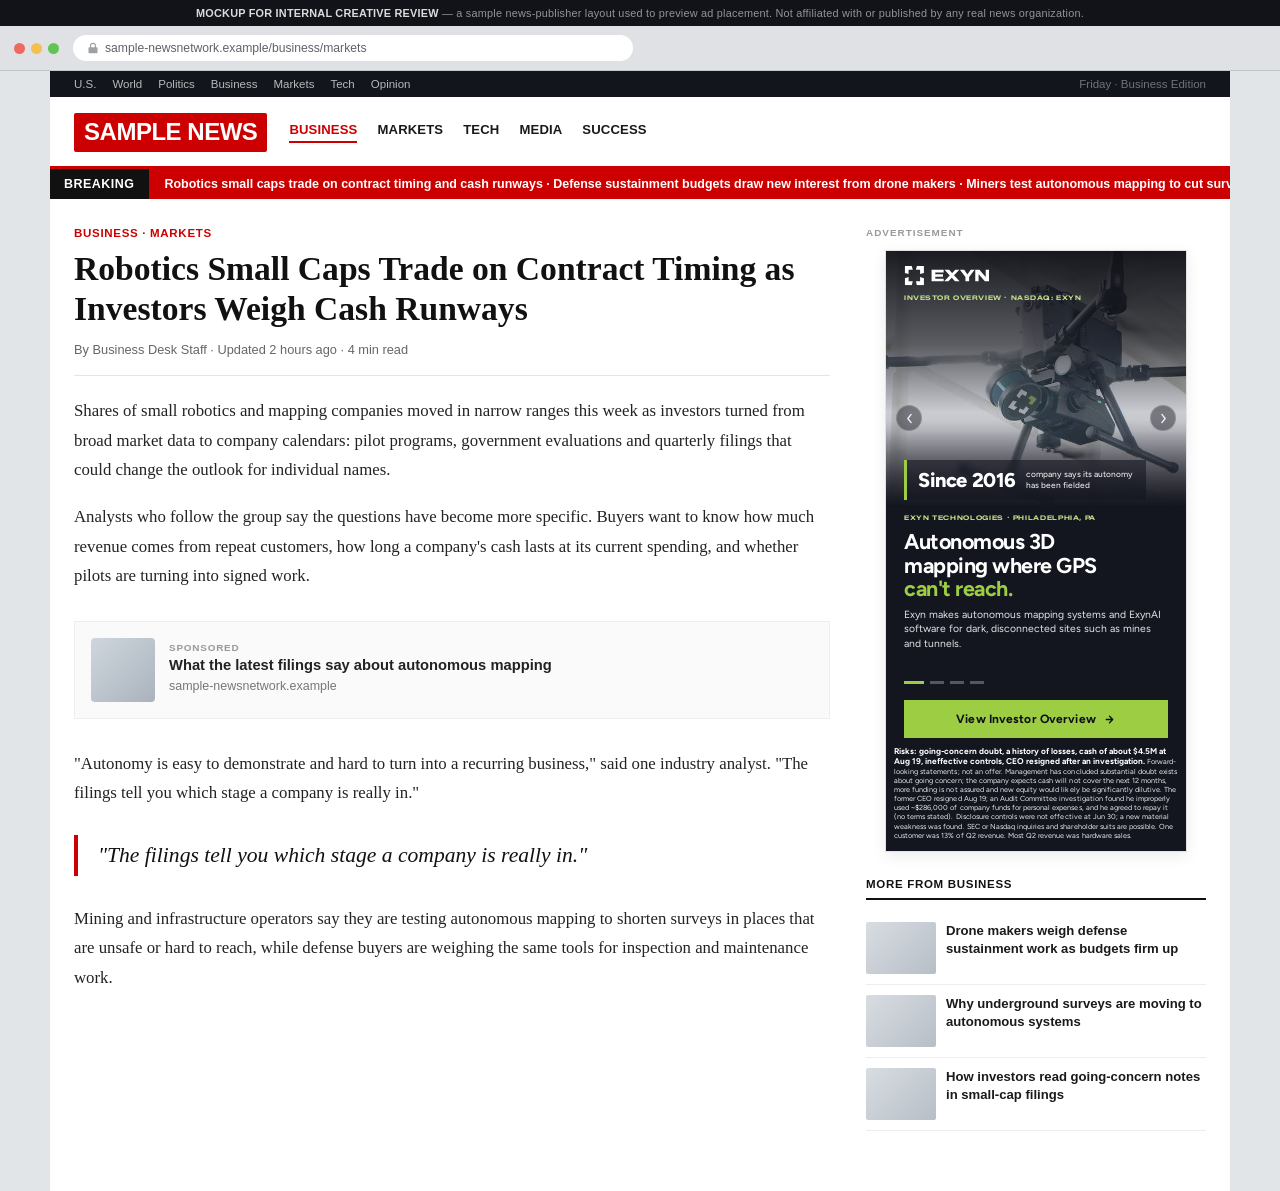
<file: context-preview/news.html>
<!DOCTYPE html>
<html lang="en">
<head>
<meta name="robots" content="noindex,nofollow">
<meta charset="UTF-8">
<meta name="viewport" content="width=device-width,initial-scale=1">
<title>In-Context Preview — Sample News Publisher Page</title>
<link rel="icon" href="data:,">
<style>
  * { margin:0; padding:0; box-sizing:border-box; }
  html, body { background:#e2e5e8; font-family:Helvetica, Arial, sans-serif; }

  /* ---- disclaimer strip ---- */
  #disclaimer {
    background:#111318;
    color:rgba(255,255,255,0.55);
    font-size:0.68rem;
    letter-spacing:0.02em;
    text-align:center;
    padding:7px 12px;
  }
  #disclaimer strong { color:rgba(255,255,255,0.85); }

  /* ---- fake browser chrome ---- */
  #browser-chrome {
    background:#dfe1e5;
    border-bottom:1px solid #c3c6cb;
    padding:9px 14px;
    display:flex;
    align-items:center;
    gap:14px;
  }
  #traffic-lights { display:flex; gap:6px; flex:0 0 auto; }
  #traffic-lights span { width:11px; height:11px; border-radius:50%; display:inline-block; }
  #traffic-lights span:nth-child(1){ background:#ed6a5e; }
  #traffic-lights span:nth-child(2){ background:#f4bf4f; }
  #traffic-lights span:nth-child(3){ background:#61c454; }
  #url-bar {
    flex:1 1 auto;
    background:#fff;
    border-radius:14px;
    padding:6px 14px;
    font-size:0.76rem;
    color:#5f6368;
    display:flex;
    align-items:center;
    gap:6px;
    max-width:560px;
  }
  #url-bar svg { flex:0 0 auto; opacity:0.6; }

  /* ---- site wrapper ---- */
  #site { background:#fff; max-width:1180px; margin:0 auto; }

  /* utility nav */
  #utility-nav {
    background:#12151b;
    color:rgba(255,255,255,0.7);
    font-size:0.72rem;
    display:flex;
    align-items:center;
    justify-content:space-between;
    padding:7px 24px;
  }
  #utility-nav .links { display:flex; gap:16px; }
  #utility-nav .links span:hover { color:#fff; }
  #utility-nav .meta { color:rgba(255,255,255,0.4); }

  /* masthead */
  #masthead {
    display:flex;
    align-items:center;
    gap:22px;
    padding:16px 24px 14px;
    border-bottom:3px solid #cc0000;
  }
  #logo {
    background:#cc0000;
    color:#fff;
    font-weight:900;
    font-size:1.5rem;
    letter-spacing:-0.02em;
    padding:5px 10px 6px;
    border-radius:2px;
    font-family:Arial, Helvetica, sans-serif;
  }
  #masthead nav { display:flex; gap:20px; flex:1; }
  #masthead nav span {
    font-size:0.82rem;
    font-weight:700;
    color:#1a1a1a;
    text-transform:uppercase;
    letter-spacing:0.01em;
    cursor:default;
  }
  #masthead nav span.active { color:#cc0000; border-bottom:2px solid #cc0000; padding-bottom:4px; }

  /* breaking ticker */
  #ticker {
    background:#cc0000;
    color:#fff;
    display:flex;
    align-items:center;
    font-size:0.78rem;
    font-weight:600;
    overflow:hidden;
    white-space:nowrap;
  }
  #ticker .badge {
    background:#111;
    padding:8px 14px;
    font-weight:900;
    letter-spacing:0.04em;
    flex:0 0 auto;
  }
  #ticker .feed { padding:8px 16px; }

  /* content grid */
  #content {
    display:grid;
    grid-template-columns:1fr 340px;
    gap:36px;
    padding:28px 24px 60px;
  }

  article .eyebrow {
    color:#cc0000;
    font-size:0.72rem;
    font-weight:800;
    letter-spacing:0.06em;
    text-transform:uppercase;
    margin-bottom:10px;
  }
  article h1 {
    font-family:Georgia, 'Times New Roman', serif;
    font-size:2.1rem;
    line-height:1.18;
    color:#111;
    margin-bottom:14px;
  }
  article .byline {
    font-size:0.8rem;
    color:#666;
    margin-bottom:20px;
    padding-bottom:18px;
    border-bottom:1px solid #e5e5e5;
  }
  article p {
    font-family:Georgia, 'Times New Roman', serif;
    font-size:1.05rem;
    line-height:1.75;
    color:#232323;
    margin-bottom:18px;
  }
  article .pull-quote {
    font-family:Georgia, 'Times New Roman', serif;
    font-style:italic;
    font-size:1.35rem;
    line-height:1.5;
    color:#111;
    border-left:4px solid #cc0000;
    padding:4px 0 4px 20px;
    margin:28px 0;
  }
  .native-slot {
    margin:30px 0;
    border:1px solid #eee;
    background:#fafafa;
    padding:16px;
    display:flex;
    gap:14px;
    align-items:center;
  }
  .native-slot .swatch { width:64px; height:64px; border-radius:4px; background:linear-gradient(135deg,#cfd6dd,#aab3bd); flex:0 0 auto; }
  .native-slot .txt .tag { font-size:0.62rem; font-weight:800; letter-spacing:0.08em; color:#999; text-transform:uppercase; margin-bottom:4px; }
  .native-slot .txt h4 { font-size:0.92rem; color:#222; margin-bottom:3px; }
  .native-slot .txt p { font-size:0.78rem; color:#777; margin:0; font-family:Helvetica, Arial, sans-serif; }

  /* right rail */
  aside { display:flex; flex-direction:column; align-items:center; gap:10px; }
  aside .sponsor-label {
    align-self:flex-start;
    font-size:0.62rem;
    font-weight:800;
    letter-spacing:0.1em;
    text-transform:uppercase;
    color:#9a9a9a;
    margin-bottom:2px;
  }
  #ad-slot {
    width:302px;    /* 300 + the 1px border each side (border-box), so the 300x600 banner isn't clipped */
    height:602px;
    border:1px solid #e2e2e2;
    box-shadow:0 4px 14px rgba(0,0,0,0.08);
    overflow:hidden;
    background:#000;
  }
  #ad-slot iframe { width:300px; height:600px; border:0; display:block; }

  .rail-more {
    align-self:stretch;
    margin-top:16px;
  }
  .rail-more .heading {
    font-size:0.72rem;
    font-weight:800;
    letter-spacing:0.06em;
    text-transform:uppercase;
    color:#111;
    border-bottom:2px solid #111;
    padding-bottom:8px;
    margin-bottom:12px;
  }
  .rail-item {
    display:flex;
    gap:10px;
    padding:10px 0;
    border-bottom:1px solid #eee;
  }
  .rail-item .thumb { width:70px; height:52px; border-radius:2px; background:linear-gradient(135deg,#d8dde2,#b7bec6); flex:0 0 auto; }
  .rail-item p { font-family:Helvetica, Arial, sans-serif; font-size:0.82rem; line-height:1.35; color:#1a1a1a; font-weight:600; }

  @media (max-width:900px) {
    #content { grid-template-columns:1fr; }
    aside { align-items:stretch; }
    #ad-slot { margin:0 auto; }
  }
</style>
</head>
<body>

<div id="disclaimer">
  <strong>MOCKUP FOR INTERNAL CREATIVE REVIEW</strong> — a sample news-publisher layout used to preview ad placement. Not affiliated with or published by any real news organization.
</div>

<div id="browser-chrome">
  <div id="traffic-lights"><span></span><span></span><span></span></div>
  <div id="url-bar">
    <svg width="12" height="12" viewBox="0 0 16 16"><path d="M8 1a4 4 0 00-4 4v2H3a1 1 0 00-1 1v6a1 1 0 001 1h10a1 1 0 001-1V8a1 1 0 00-1-1h-1V5a4 4 0 00-4-4zm-2.5 6V5a2.5 2.5 0 015 0v2h-5z" fill="currentColor"/></svg>
    sample-newsnetwork.example/business/markets
  </div>
</div>

<div id="site">
  <div id="utility-nav">
    <div class="links">
      <span>U.S.</span><span>World</span><span>Politics</span><span>Business</span><span>Markets</span><span>Tech</span><span>Opinion</span>
    </div>
    <div class="meta">Friday · Business Edition</div>
  </div>

  <div id="masthead">
    <div id="logo">SAMPLE&nbsp;NEWS</div>
    <nav>
      <span class="active">Business</span>
      <span>Markets</span>
      <span>Tech</span>
      <span>Media</span>
      <span>Success</span>
    </nav>
  </div>

  <div id="ticker">
    <span class="badge">BREAKING</span>
    <span class="feed">Robotics small caps trade on contract timing and cash runways · Defense sustainment budgets draw new interest from drone makers · Miners test autonomous mapping to cut surveys in unsafe ground</span>
  </div>

  <div id="content">
    <article>
      <div class="eyebrow">Business · Markets</div>
      <h1>Robotics Small Caps Trade on Contract Timing as Investors Weigh Cash Runways</h1>
      <div class="byline">By Business Desk Staff · Updated 2 hours ago · 4 min read</div>

      <p>Shares of small robotics and mapping companies moved in narrow ranges this week as investors turned from broad market data to company calendars: pilot programs, government evaluations and quarterly filings that could change the outlook for individual names.</p>

      <p>Analysts who follow the group say the questions have become more specific. Buyers want to know how much revenue comes from repeat customers, how long a company&#x27;s cash lasts at its current spending, and whether pilots are turning into signed work.</p>

      <div class="native-slot">
        <div class="swatch"></div>
        <div class="txt">
          <div class="tag">Sponsored</div>
          <h4>What the latest filings say about autonomous mapping</h4>
          <p>sample-newsnetwork.example</p>
        </div>
      </div>

      <p>&quot;Autonomy is easy to demonstrate and hard to turn into a recurring business,&quot; said one industry analyst. &quot;The filings tell you which stage a company is really in.&quot;</p>

      <div class="pull-quote">"The filings tell you which stage a company is really in."</div>

      <p>Mining and infrastructure operators say they are testing autonomous mapping to shorten surveys in places that are unsafe or hard to reach, while defense buyers are weighing the same tools for inspection and maintenance work.</p>
    </article>

    <aside>
      <div class="sponsor-label">Advertisement</div>
      <div id="ad-slot">
        <iframe id="ad-frame" title="Sample ad placement" scrolling="no"></iframe>
      </div>

      <div class="rail-more">
        <div class="heading">More From Business</div>
        <div class="rail-item"><div class="thumb"></div><p>Drone makers weigh defense sustainment work as budgets firm up</p></div>
        <div class="rail-item"><div class="thumb"></div><p>Why underground surveys are moving to autonomous systems</p></div>
        <div class="rail-item"><div class="thumb"></div><p>How investors read going-concern notes in small-cap filings</p></div>
      </div>
    </aside>
  </div>
</div>

<script>
  var CONCEPTS = {
    a: '../concept-a-photo/index.html',
    b: '../concept-b-editorial/index.html',
    c: '../concept-c-dashboard/index.html',
    d: '../concept-d-corporate/index.html'
  }
  var params = new URLSearchParams(window.location.search)
  var concept = params.get('concept')
  if (!CONCEPTS[concept]) concept = 'a'
  document.getElementById('ad-frame').src = CONCEPTS[concept]
</script>

</body>
</html>
</file>
<file: concept-a-photo/style.css>
/* ── Brand tokens — the ONLY place colors are defined. Set --dark,
   --navy, --accent and --gold from the company's real site; the rest
   derive from them (color-mix: Chrome 111+ / Safari 16.2+). ── */
:root {
  --dark:      #14161F;
  --dark-2:    color-mix(in srgb, var(--dark) 70%, black);
  --navy:      #1A1C28;
  --accent:    #9CCD43;
  --accent-d:  color-mix(in srgb, var(--accent) 82%, black);
  --accent-lt: color-mix(in srgb, var(--accent) 62%, white);
  --gold:      #8FB0C4;
  --gold-d:    color-mix(in srgb, var(--gold) 85%, black);
  --white:     #ffffff;
  --cta-ink:   var(--white);  /* text on the accent CTA — set to var(--dark-2) if white fails contrast on a light accent */
  --font-head: 'Montserrat', system-ui, sans-serif;
  --font:      'Inter', system-ui, sans-serif;
  --mono:      'IBM Plex Mono', ui-monospace, SFMono-Regular, Menlo, Consolas, 'Liberation Mono', monospace;
  --ease:      cubic-bezier(0.16,1,0.3,1);
}

* { margin:0; padding:0; box-sizing:border-box; }
html, body { width:300px; height:600px; overflow:hidden; background:var(--dark); }
body { font-family:var(--font); -webkit-font-smoothing:antialiased; }
a { text-decoration:none; color:inherit; }
button { border:0; background:none; font:inherit; color:inherit; cursor:pointer; -webkit-tap-highlight-color:transparent; }

/* ── Canvas ─────────────────────────────────────────────────────────
   Fixed 300x600 stage. A crossfading slide stack sits at the bottom of
   the z-order; persistent chrome (logo, nav, stats, CTA) is pinned on
   top of it and never rotates — same "fixed shell / rotating cards"
   split the Knorex reference banner used with royalSlider. */
#banner {
  position:relative;
  width:300px;
  height:600px;
  overflow:hidden;
  cursor:pointer;
  background:var(--dark);
}

/* ── Slide stack ────────────────────────────────────────────────── */
#slides { position:absolute; inset:0; z-index:1; }

.slide {
  position:absolute;
  inset:0;
  opacity:0;
  z-index:1;
  pointer-events:none;
  transition:opacity 0.9s ease;
}
.slide.active { opacity:1; z-index:2; pointer-events:auto; }

.slide-bg {
  position:absolute;
  top:0; left:0;
  width:100%; height:100%;
  object-fit:cover;
  object-position:center 20%;
  z-index:1;
  animation:kenburns 7s ease-out infinite alternate;
  user-select:none;
  -webkit-user-drag:none;
}
@keyframes kenburns {
  from { transform:scale(1); }
  to   { transform:scale(1.09); }
}

.slide-scrim-top, .slide-scrim-bottom {
  position:absolute;
  left:0; right:0;
  z-index:2;
  pointer-events:none;
}
.slide-scrim-top {
  top:0; height:190px;
  background:linear-gradient(180deg, color-mix(in srgb, var(--dark-2) 94%, transparent) 0%, color-mix(in srgb, var(--dark-2) 62%, transparent) 55%, color-mix(in srgb, var(--dark-2) 0%, transparent) 100%);
}
.slide-scrim-bottom {
  bottom:0; height:336px;
  background:linear-gradient(0deg, var(--dark) 0%, color-mix(in srgb, var(--dark) 93%, transparent) 42%, color-mix(in srgb, var(--dark) 0%, transparent) 100%);
}

.slide-copy {
  position:absolute;
  inset:0;
  z-index:3;
  transform:translateY(12px);
  transition:transform 0.9s var(--ease);
}
.slide.active .slide-copy { transform:translateY(0); }

/* Floating mid-image stat chip (per slide) */
.mid-chip {
  position:absolute;
  top:258px; left:18px;
  display:flex;
  align-items:center;
  gap:10px;
  padding:9px 13px 9px 11px;
  background:color-mix(in srgb, var(--dark) 58%, transparent);
  border-left:3px solid var(--accent);
  border-radius:0 3px 3px 0;
  backdrop-filter:blur(3px);
  -webkit-backdrop-filter:blur(3px);
}
.chip-num {
  font-family:var(--font-head);
  font-weight:800;
  font-size:19px;
  color:var(--white);
  white-space:nowrap;
}
.chip-num em { font-style:normal; color:var(--accent); }
.chip-label {
  font-family:var(--font);
  font-size:8.4px;
  line-height:1.25;
  font-weight:500;
  color:rgba(255,255,255,0.82);
}

/* Rotating headline block, pinned above the fixed bottom bar */
.copy-bottom {
  position:absolute;
  left:0; right:0;
  bottom:150px;
  padding:0 18px;
}
.kicker {
  font-family:var(--mono);
  font-weight:600;
  font-size:8px;
  letter-spacing:0.09em;
  text-transform:uppercase;
  color:var(--accent-lt);
  margin-bottom:6px;
}
.copy-bottom h1 {
  font-family:var(--font-head);
  font-weight:900;
  font-size:20px;
  line-height:1.14;
  letter-spacing:-0.01em;
  color:var(--white);
}
.copy-bottom h1 em { font-style:normal; color:var(--accent); }
.copy-bottom p {
  margin-top:7px;
  font-size:11px;
  line-height:1.4;
  color:rgba(255,255,255,0.8);
  max-width:255px;
}

/* ── Persistent chrome (never rotates) ─────────────────────────── */
#top-bar {
  position:absolute;
  top:0; left:0; right:0;
  z-index:5;
  display:flex;
  flex-direction:column;
  gap:7px;
  padding:16px 18px 0;
}
#logo { display:flex; align-items:center; gap:7px; }
#logo .mark { width:19px; height:19px; flex:none; }
#wordmark {
  font-family:var(--font-head);
  font-weight:800;
  font-size:13.5px;
  letter-spacing:0.01em;
  color:var(--white);
}
#eyebrow {
  font-family:var(--mono);
  font-weight:600;
  font-size:8.2px;
  letter-spacing:0.1em;
  color:var(--accent-lt);
}

.nav-arrow {
  position:absolute;
  top:154px;
  width:26px; height:26px;
  z-index:5;
  display:flex;
  align-items:center;
  justify-content:center;
  background:color-mix(in srgb, var(--dark) 45%, transparent);
  border:1px solid rgba(255,255,255,0.18);
  border-radius:50%;
  color:rgba(255,255,255,0.9);
  backdrop-filter:blur(2px);
  -webkit-backdrop-filter:blur(2px);
  transition:background .2s ease, transform .15s ease;
}
.nav-arrow svg { width:13px; height:13px; }
.nav-arrow:active { transform:scale(0.9); background:color-mix(in srgb, var(--accent) 55%, transparent); }
#arrow-prev { left:10px; }
#arrow-next { right:10px; }

#bottom-fixed {
  position:absolute;
  left:0; right:0; bottom:0;
  z-index:5;
  padding:0 18px 12px;
}

#dots {
  display:flex;
  gap:6px;
  margin-bottom:11px;
}
.dot {
  width:14px; height:3px;
  border-radius:2px;
  background:rgba(255,255,255,0.28);
  transition:background .3s ease, width .3s ease;
  padding:6px 0;
  background-clip:content-box;
  box-sizing:content-box;
}
.dot.active { background-color:var(--accent); width:20px; }  /* background-color, not the shorthand: the shorthand resets background-clip and paints the whole 15px hit area as a square */

#stat-row {
  display:flex;
  align-items:center;
  gap:14px;
}
.stat { display:flex; flex-direction:column; gap:2px; }
.stat-num {
  font-family:var(--font-head);
  font-weight:800;
  font-size:15px;
  color:var(--white);
}
.stat-num em { font-style:normal; color:var(--accent); }
.stat-label {
  font-family:var(--font);
  font-size:8px;
  font-weight:500;
  letter-spacing:0.03em;
  text-transform:uppercase;
  color:rgba(255,255,255,0.58);
}
.stat-div { width:1px; height:26px; background:rgba(255,255,255,0.18); }

#cta {
  margin-top:14px;
  display:flex;
  align-items:center;
  justify-content:center;
  gap:7px;
  width:100%;
  height:42px;
  background:var(--accent);
  border-radius:3px;
  color:var(--cta-ink);
  font-family:var(--font-head);
  font-weight:800;
  font-size:11.5px;
  letter-spacing:0.06em;
  text-transform:uppercase;
  box-shadow:0 8px 20px color-mix(in srgb, var(--accent) 35%, transparent);
  animation:cta-pulse 1.8s ease-in-out 2.6s 6;
}
#cta-arrow { width:13px; height:13px; }

/* Required disclosure line under the CTA */
#disclosure {
  margin-top:8px;
  font-family:var(--mono);
  font-size:6.6px;
  letter-spacing:0.03em;
  line-height:1.2;
  text-align:center;
  color:rgba(255,255,255,0.55);
}
@keyframes cta-pulse {
  0%, 100% { box-shadow:0 8px 20px color-mix(in srgb, var(--accent) 35%, transparent); }
  50%      { box-shadow:0 8px 26px color-mix(in srgb, var(--accent) 65%, transparent), 0 0 0 5px color-mix(in srgb, var(--accent) 12%, transparent); }
}

/* ── Entrance sequence (initial load only) ─────────────────────── */
.reveal {
  opacity:0;
  transform:translateY(14px);
  transition:opacity .7s var(--ease), transform .7s var(--ease);
}
#banner.is-live .reveal { opacity:1; transform:none; }
#top-bar[data-delay="0"] { transition-delay:.05s; }
#bottom-fixed[data-delay="4"] { transition-delay:.55s; }

#click-tag-wrapper { position:absolute; width:0; height:0; overflow:hidden; }

@media (prefers-reduced-motion: reduce) {
  .slide-bg { animation:none; }
  #cta { animation:none; }
  .reveal { transition-duration:.01s; transition-delay:0s !important; }
  .slide, .slide-copy { transition-duration:.2s; }
}

/* ══ Exyn theme (the IR roadshow page's tokens: navy #14161f / #1a1c28, lime #9ccd43, Figtree 700 headlines, Zalando Sans
   Expanded 700 labels, square corners). Appended to the scaffolded rules above. ══ */
:root {
  --cta-ink:   var(--dark-2);           /* the accent is a light lime: dark ink holds contrast (the page's own button does the same) */
  --font-head: 'Figtree', system-ui, sans-serif;
  --font:      'Figtree', system-ui, sans-serif;
  --mono:      'Zalando Sans Expanded', 'Figtree', system-ui, sans-serif;
}
body { font-family:var(--font); }

/* header: the company's own white lockup, ticker eyebrow beneath */
#top-bar { gap:7px; padding-top:15px; }
#logo .lockup { display:block; width:86px; height:21px; }
#eyebrow { font-weight:700; font-size:6.4px; letter-spacing:0.09em; }

/* slide type: Figtree 700 headlines with a lime phrase, like the page's hero; square chip with a lime rule */
.slide-scrim-top { height:170px; }
.mid-chip { border-radius:0; }
.chip-num { font-family:var(--font-head); font-weight:800; font-size:20px; letter-spacing:-0.02em; line-height:1; }
.chip-label { font-size:8.4px; line-height:1.28; font-weight:500; color:rgba(255,255,255,0.88); }
.kicker { font-weight:700; font-size:6.4px; letter-spacing:0.1em; margin-bottom:8px; color:var(--accent-lt); }
.copy-bottom h1 { font-weight:700; font-size:21.5px; line-height:1.1; letter-spacing:-0.022em; }
.copy-bottom p { font-size:10.4px; line-height:1.38; color:rgba(255,255,255,0.88); max-width:268px; text-wrap:pretty; }
.photo-note { position:absolute; right:12px; top:56px; padding:2px 6px; background:color-mix(in srgb, var(--dark) 70%, transparent); font-size:7.4px; line-height:1.2; letter-spacing:0.01em; color:rgba(255,255,255,0.92); }

/* the stat row is gone (distressed issuer: no persistent headline numbers), so the disclosure is legible */
#bottom-fixed { padding:0 18px 11px; }
#dots { margin-bottom:10px; }
#cta { margin-top:0; height:38px; border-radius:0; font-family:var(--font-head); font-weight:700; font-size:12px; letter-spacing:0.01em; text-transform:none; box-shadow:none; }
#disclosure { margin:8px -10px 0; font-family:var(--font); font-size:7.3px; line-height:1.26; letter-spacing:0.004em; text-align:left; color:rgba(255,255,255,0.9); }
#disclosure strong { font-weight:700; color:#fff; font-size:8.4px; line-height:1.2; letter-spacing:0; }
.slide-scrim-bottom { height:420px; background:linear-gradient(0deg, var(--dark) 0%, color-mix(in srgb, var(--dark) 95%, transparent) 48%, color-mix(in srgb, var(--dark) 80%, transparent) 72%, color-mix(in srgb, var(--dark) 0%, transparent) 100%); }
.mid-chip { top:209px; }
.copy-bottom { top:263px; bottom:auto; }                 /* anchored from the top so every headline lands at the same y */
/* slide 4's chip carries two equal stats: revenue and gross margin */
.mid-chip.two { gap:6px; padding:8px 9px 8px 9px; }
.mid-chip.two .chip-num { font-size:15px; }
.mid-chip.two .chip-label { font-size:7.2px; line-height:1.25; white-space:nowrap; }
.chip-sep { width:1px; height:22px; background:rgba(255,255,255,0.28); margin:0; flex:none; }
.nw { white-space:nowrap; }
</file>
<file: concept-b-editorial/style.css>
/* ── Brand tokens — the ONLY place colors are defined. Set --accent,
   --ink and --gold from the company's real site (hex or oklch); every
   other surface/tint derives from them. ── */
:root {
  --accent:       #9CCD43;
  --ink:          #14161D;
  --gold:         #8FB0C4;
  --accent-lt:    color-mix(in oklch, var(--accent) 60%, white);
  --accent-ink:   color-mix(in oklch, var(--accent) 72%, black);
  --accent-ink-d: color-mix(in oklch, var(--accent) 62%, black);
  --accent-lo:    color-mix(in oklch, var(--accent) 14%, transparent);
  --deep:         color-mix(in oklch, var(--ink) 80%, black);
  --paper:        color-mix(in oklch, var(--ink) 2%, white);
  --tint:         color-mix(in oklch, var(--accent) 7%, white);
  --tint-2:       color-mix(in oklch, var(--accent) 24%, white);
  --card:         #ffffff;
  --text-mid:     color-mix(in oklch, var(--ink) 62%, white);
  --line:         color-mix(in oklch, var(--ink) 15%, transparent);
  --serif: 'Source Serif 4', Georgia, serif;
  --sans:  'Libre Franklin', system-ui, sans-serif;
  --mono:  'JetBrains Mono', ui-monospace, SFMono-Regular, Menlo, Consolas, 'Liberation Mono', monospace;
  --ease:  cubic-bezier(0.22, 1, 0.36, 1);
}

* { margin:0; padding:0; box-sizing:border-box; }
html, body { width:300px; height:600px; overflow:hidden; background:var(--paper); }
body { font-family:var(--sans); color:var(--ink); -webkit-font-smoothing:antialiased; }
a { text-decoration:none; color:inherit; }
button { border:0; background:none; font:inherit; color:inherit; cursor:pointer; -webkit-tap-highlight-color:transparent; }

#banner {
  position:relative;
  width:300px;
  height:600px;
  overflow:hidden;
  cursor:pointer;
  background:var(--paper);
}

#top-rule {
  position:absolute;
  top:0; left:0; right:0;
  height:3px;
  z-index:6;
  background:linear-gradient(90deg, var(--accent-ink), var(--gold));
}

/* ── Persistent top chrome ──────────────────────────────────────── */
#top-bar {
  position:absolute;
  top:3px; left:0; right:0;
  z-index:5;
  background:var(--paper);
  border-bottom:1px solid var(--line);
  padding:13px 18px 10px;
  display:flex;
  flex-direction:column;
  gap:6px;
}
#logo { display:flex; align-items:center; gap:7px; }
.mark { width:18px; height:18px; flex:none; }
#wordmark {
  font-family:var(--sans);
  font-weight:800;
  font-size:13px;
  letter-spacing:0.01em;
  color:var(--ink);
}
#masthead {
  font-family:var(--mono);
  font-size:7.6px;
  font-weight:500;
  letter-spacing:0.1em;
  color:var(--text-mid);
}

/* ── Slide stack ────────────────────────────────────────────────── */
#slides { position:absolute; top:61px; left:0; right:0; bottom:115px; z-index:1; overflow:hidden; }

.slide {
  position:absolute; inset:0;
  opacity:0;
  z-index:1;
  pointer-events:none;
  transition:opacity 0.8s ease;
}
.slide.active { opacity:1; z-index:2; pointer-events:auto; }

.slide-copy {
  padding:16px 18px 0;
  transform:translateY(10px);
  transition:transform 0.8s var(--ease);
}
.slide.active .slide-copy { transform:translateY(0); }

.eyebrow {
  font-family:var(--mono);
  font-size:9.5px;
  font-weight:500;
  letter-spacing:0.13em;
  text-transform:uppercase;
  color:var(--accent-ink);
  display:flex;
  align-items:center;
  gap:7px;
  margin-bottom:9px;
}
.eyebrow::before {
  content:'';
  width:6px; height:6px;
  border-radius:50%;
  background:var(--accent);
  flex:none;
}

.slide-copy h1 {
  font-family:var(--serif);
  font-weight:700;
  font-size:21px;
  line-height:1.16;
  letter-spacing:-0.01em;
  color:var(--ink);
}
.slide-copy h1 em { font-style:italic; color:var(--accent-ink); }

.lead {
  margin-top:8px;
  font-family:var(--sans);
  font-size:10.8px;
  line-height:1.44;
  color:var(--text-mid);
}

/* ── "Figure" schematic card, matching the site's plate component ─ */
.fig-card {
  margin-top:13px;
  border:1px solid var(--line);
  border-radius:2px;
  background:var(--card);
  overflow:hidden;
}
.fig-bar {
  display:flex;
  justify-content:space-between;
  align-items:center;
  gap:8px;
  padding:6px 10px;
  background:var(--ink);
  color:#fff;
  font-family:var(--mono);
  font-size:6.6px;
  font-weight:500;
  letter-spacing:0.12em;
  text-transform:uppercase;
}
.fig-bar span:last-child { color:var(--accent-lt); }
.fig-body { padding:9px 11px 5px; }
.fig-body svg { width:100%; height:auto; display:block; }

/* figure line-art */
.fig-node rect { fill:var(--ink); }
.fig-rail { fill:none; stroke:var(--text-mid); stroke-width:1.6; }
.fig-ghost { fill:none; stroke:var(--tint-2); stroke-width:2; }
.fig-mark { fill:none; stroke-width:10.5; stroke-linecap:round; }
.fig-mark.a { stroke:var(--accent); }
.fig-mark.b { stroke:var(--ink); }
.fig-gold { fill:var(--gold); }

.fig-mesh line { stroke:var(--accent-lt); stroke-width:1; opacity:0.7; }
.fig-dot circle { fill:var(--accent-ink); }
.fig-hub { fill:var(--gold); stroke:var(--ink); stroke-width:1.4; }

.fig-step rect { fill:var(--tint); stroke:var(--line); stroke-width:1; }
.fig-step.accent rect { fill:var(--accent-lo); stroke:var(--accent-ink); }
.fig-step.gold rect { fill:var(--tint); stroke:var(--gold); }
.fig-step text {
  font-family:var(--mono);
  font-size:8.6px;
  font-weight:700;
  letter-spacing:0.01em;
  fill:var(--ink);
}
.fig-arrow { fill:none; stroke:var(--text-mid); stroke-width:1.6; stroke-linecap:round; stroke-linejoin:round; }

.fig-base { stroke:var(--line); stroke-width:1; }
.fig-bar-prior { fill:var(--tint-2); }
.fig-bar-now { fill:var(--accent-ink); }
.fig-bar-label { font-family:var(--mono); font-size:9px; font-weight:600; fill:var(--text-mid); }
.fig-bar-label.strong { fill:var(--accent-ink); font-weight:700; font-size:10px; }
.fig-bar-year { font-family:var(--mono); font-size:7.5px; fill:var(--text-mid); letter-spacing:0.04em; }

/* key-fact row, matching the site's .kf definition-list pattern */
.kf {
  margin-top:12px;
  padding-top:10px;
  border-top:1px solid var(--line);
  display:flex;
  justify-content:space-between;
  align-items:baseline;
}
.kf dt {
  font-family:var(--mono);
  font-size:7.8px;
  font-weight:500;
  letter-spacing:0.1em;
  text-transform:uppercase;
  color:var(--text-mid);
}
.kf dd {
  display:flex;
  flex-direction:column;
  align-items:flex-end;
  gap:2px;
  font-family:var(--mono);
  font-size:13px;
  font-weight:700;
  color:var(--ink);
  text-align:right;
}
.kf dd em {
  font-style:normal;
  font-weight:600;
  font-size:7.6px;
  letter-spacing:0.03em;
  color:var(--accent-ink);
}

/* ── Nav arrows ─────────────────────────────────────────────────── */
.nav-arrow {
  position:absolute;
  top:316px;
  z-index:5;
  width:24px; height:24px;
  display:flex;
  align-items:center;
  justify-content:center;
  background:var(--card);
  border:1px solid var(--line);
  border-radius:50%;
  color:var(--ink);
  box-shadow:0 2px 8px color-mix(in oklch, var(--ink) 12%, transparent);
  transition:transform 0.15s ease, background 0.2s ease;
}
.nav-arrow svg { width:12px; height:12px; }
.nav-arrow:active { transform:scale(0.9); background:var(--tint); }
#arrow-prev { left:6px; }
#arrow-next { right:6px; }

/* ── Persistent dark band: dots + CTA ───────────────────────────── */
#dots {
  position:absolute;
  left:0; right:0; bottom:81px;
  z-index:5;
  background:var(--deep);
  display:flex;
  gap:6px;
  padding:11px 18px 8px;
}
.dot {
  width:13px; height:3px;
  border-radius:2px;
  background:oklch(1 0 0 / 0.28);
  padding:6px 0;
  background-clip:content-box;
  box-sizing:content-box;
  transition:background 0.3s ease, width 0.3s ease;
}
.dot.active { background-color:var(--accent); width:19px; }  /* background-color, not the shorthand: the shorthand resets background-clip and paints the whole hit area as a square */

#bottom-fixed {
  position:absolute;
  left:0; right:0; bottom:0;
  z-index:5;
  background:var(--deep);
  padding:2px 18px 10px;
}
#bf-line {
  font-family:var(--mono);
  font-size:7.4px;
  font-weight:500;
  letter-spacing:0.11em;
  color:color-mix(in oklch, var(--accent-lt) 75%, transparent);
  margin-bottom:9px;
}
#cta {
  display:flex;
  align-items:center;
  justify-content:center;
  gap:7px;
  width:100%;
  height:42px;
  background:var(--accent);
  border-radius:3px;
  color:var(--deep);
  font-family:var(--sans);
  font-weight:700;
  font-size:12px;
  letter-spacing:0.01em;
  box-shadow:0 8px 20px color-mix(in oklch, var(--accent) 30%, transparent);
  animation:cta-pulse 1.8s ease-in-out 2.6s 6;
}
#cta-arrow { width:13px; height:13px; }

/* Required disclosure line under the CTA */
#fls {
  margin-top:7px;
  font-family:var(--mono);
  font-size:6.4px;
  letter-spacing:0.03em;
  text-align:center;
  color:color-mix(in oklch, var(--accent-lt) 60%, transparent);
}
@keyframes cta-pulse {
  0%, 100% { box-shadow:0 8px 20px color-mix(in oklch, var(--accent) 30%, transparent); }
  50%      { box-shadow:0 8px 26px color-mix(in oklch, var(--accent) 55%, transparent), 0 0 0 5px color-mix(in oklch, var(--accent) 16%, transparent); }
}

/* ── Entrance sequence (initial load only) ─────────────────────── */
.reveal { opacity:0; transform:translateY(12px); transition:opacity .7s var(--ease), transform .7s var(--ease); }
#banner.is-live .reveal { opacity:1; transform:none; }
#top-bar[data-delay="0"] { transition-delay:.05s; }
#dots.reveal { transition-delay:.5s; }
#bottom-fixed[data-delay="1"] { transition-delay:.6s; }

#click-tag-wrapper { position:absolute; width:0; height:0; overflow:hidden; }

@media (prefers-reduced-motion: reduce) {
  #cta { animation:none; }
  .reveal { transition-duration:.01s; transition-delay:0s !important; }
  .slide, .slide-copy { transition-duration:.2s; }
}

/* ══ Exyn theme: the IR roadshow page's light tokens (white / #edf1f5 grounds, ink #14161d, green-ink #4e6d1a for text on light,
   lime #9ccd43 for marks) and type (Figtree headlines and body, Zalando Sans Expanded labels). Appended to the scaffolded rules. ══ */
:root {
  --accent:       #9CCD43;
  --accent-lt:    #c6e48a;
  --accent-ink:   #4E6D1A;
  --accent-ink-d: #3d5714;
  --accent-lo:    color-mix(in srgb, #9CCD43 18%, transparent);
  --ink:          #14161D;
  --deep:         #1A1C28;
  --paper:        #ffffff;
  --card:         #ffffff;
  --tint:         #EDF1F5;
  --tint-2:       #C9D3DC;
  --text-mid:     #48525B;
  --line:         rgba(20,22,29,0.14);
  --serif: 'Figtree', system-ui, sans-serif;
  --sans:  'Figtree', system-ui, sans-serif;
  --mono:  'Zalando Sans Expanded', 'Figtree', system-ui, sans-serif;
}
html, body, #banner { background:var(--paper); }
#top-rule { background:linear-gradient(90deg, var(--accent), var(--accent-ink)); }

#top-bar { padding:12px 18px 9px; gap:6px; }
#logo .lockup { display:block; width:86px; height:21px; }
#masthead { font-weight:700; font-size:6.4px; letter-spacing:0.09em; color:var(--text-mid); }

.eyebrow { font-size:6.6px; font-weight:700; letter-spacing:0.1em; margin-bottom:6px; }
.eyebrow::before { border-radius:0; width:6px; height:6px; }
.slide-copy { padding-top:9px; }
.slide-copy h1 { font-family:var(--serif); font-weight:700; font-size:20.5px; line-height:1.1; letter-spacing:-0.022em; }
.slide-copy h1 em { font-style:normal; color:var(--accent-ink); }
.lead { margin-top:5px; font-size:10px; line-height:1.36; text-wrap:pretty; color:var(--text-mid); }
.lead strong { font-weight:700; color:var(--ink); }

/* figures: a dark header strip over a white plate on the page's soft grey */
.fig-card { margin-top:7px; border-radius:0; }
.fig-bar { padding:5px 10px; font-size:5.8px; font-weight:700; letter-spacing:0.09em; background:var(--deep); }
.fig-bar span:last-child { color:var(--accent-lt); }
.fig-body { padding:7px 10px 3px; background:var(--card); }
.fig-cap { font-family:var(--mono); font-size:5.3px; font-weight:700; letter-spacing:0.04em; fill:var(--text-mid); }
.fig-note { font-family:var(--sans); font-size:6.1px; fill:var(--text-mid); }
.fig-row { font-family:var(--mono); font-size:6px; font-weight:700; letter-spacing:0.04em; fill:var(--text-mid); text-transform:uppercase; }
.fig-val { font-family:var(--sans); font-size:8.6px; font-weight:600; fill:var(--text-mid); }
.fig-val.strong { fill:var(--ink); font-weight:800; }
.fig-grp { font-family:var(--mono); font-size:5.2px; font-weight:700; letter-spacing:0.08em; fill:var(--accent-ink); }
.fig-sep { stroke:var(--line); stroke-width:1; fill:none; stroke-dasharray:2 2; }
.fig-base { stroke:var(--text-mid); stroke-width:1; fill:none; }

/* figure 1: the corner-bracket mark as a capture frame over a receding point-cloud tunnel */
.fig-br { fill:none; stroke:var(--ink); stroke-width:5; stroke-linecap:butt; }
.fig-br.lime { stroke:var(--accent); }
.fig-tun { fill:none; stroke:var(--accent-ink); stroke-width:1.5; stroke-linecap:round; stroke-dasharray:0.1 3.4; }
.fig-diag { fill:none; stroke:var(--accent-ink); stroke-width:1.3; stroke-linecap:round; stroke-dasharray:0.1 3.4; }
.fig-x { fill:none; stroke:var(--text-mid); stroke-width:1.3; stroke-linecap:round; }

/* figure 2: capture time, bars to one scale */
.seg-before { fill:var(--tint-2); }
.seg-after { fill:var(--accent-ink); }

/* figure 3: the ExynAI stack */
.fig-layer { stroke-width:1; stroke-linejoin:round; }
.fig-layer.lay-base { fill:var(--tint); stroke:var(--text-mid); }
.fig-layer.lay-ai { fill:var(--accent); stroke:var(--accent-ink); }
.fig-layer.lay-top { fill:var(--card); stroke:var(--text-mid); }
.fig-layer-t { font-family:var(--mono); font-size:5.4px; font-weight:700; letter-spacing:0.05em; fill:var(--ink); }
.fig-layer-t.lay-ai { font-size:7px; letter-spacing:0.08em; }

/* figure 4: revenue and cash on one scale */
.b-prior { fill:var(--tint-2); }
.b-now { fill:var(--accent-ink); }
.b-cash30 { fill:var(--tint-2); }
.b-cash19 { fill:var(--accent-ink); }

.kf { margin-top:7px; padding-top:6px; }
.kf dt { font-size:6.2px; font-weight:700; letter-spacing:0.07em; }
.kf dd { font-family:var(--sans); font-size:13px; font-weight:800; }
.kf dd em { font-size:7px; font-weight:600; }
.kf.two { display:flex; gap:12px; align-items:flex-start; justify-content:flex-start; }
.kf.two > div { flex:1; display:flex; flex-direction:column; gap:3px; }
.kf.two dd { flex-direction:row; align-items:baseline; gap:6px; text-align:left; }

.nav-arrow { top:auto; bottom:calc(150px + 5px); width:22px; height:22px; background:transparent; border:1px solid rgba(255,255,255,0.28); color:#fff; box-shadow:none; z-index:6; border-radius:0; }
.nav-arrow svg { width:11px; height:11px; }
.nav-arrow:active { background:rgba(255,255,255,0.16); }
#arrow-prev { left:auto; right:46px; }
#arrow-next { right:18px; }

/* closing band: the stat row is gone, the disclosure runs ten lines and stays legible */
#dots { bottom:150px; padding:9px 18px 7px; }
#slides { bottom:181px; }
#bottom-fixed { padding:2px 18px 8px; height:150px; }
#cta { height:38px; border-radius:0; font-family:var(--serif); font-weight:700; font-size:12px; letter-spacing:0.01em; color:var(--deep); box-shadow:none; animation:none; }
#fls strong { font-weight:700; color:#fff; font-size:8.4px; line-height:1.2; letter-spacing:0; }
.nw { white-space:nowrap; }
#fls { margin:7px -10px 0; font-family:var(--sans); font-size:7.3px; line-height:1.26; letter-spacing:0.004em; text-align:left; color:rgba(255,255,255,0.9); }
</file>
<file: concept-c-dashboard/style.css>
/* ── Brand tokens — the ONLY place colors are defined. Set --dark,
   --navy, --accent and --gold from the company's real site; the rest
   derive from them (color-mix: Chrome 111+ / Safari 16.2+). ── */
:root {
  --dark:      #14161F;
  --dark-2:    color-mix(in srgb, var(--dark) 70%, black);
  --navy:      #1A1C28;
  --accent:    #9CCD43;
  --accent-d:  color-mix(in srgb, var(--accent) 82%, black);
  --accent-lt: color-mix(in srgb, var(--accent) 62%, white);
  --gold:      #8FB0C4;
  --gold-d:    color-mix(in srgb, var(--gold) 85%, black);
  --white:     #ffffff;
  --cta-ink:   var(--white);  /* text on the accent CTA — set to var(--dark-2) if white fails contrast on a light accent */
  --font-head: 'Montserrat', system-ui, sans-serif;
  --font:      'Inter', system-ui, sans-serif;
  --mono:      'IBM Plex Mono', ui-monospace, SFMono-Regular, Menlo, Consolas, 'Liberation Mono', monospace;
  --ease:      cubic-bezier(0.16,1,0.3,1);
}

* { margin:0; padding:0; box-sizing:border-box; }
html, body { width:300px; height:600px; overflow:hidden; background:var(--dark); }
body { font-family:var(--font); -webkit-font-smoothing:antialiased; }
a { text-decoration:none; color:inherit; }
button { border:0; background:none; font:inherit; color:inherit; cursor:pointer; -webkit-tap-highlight-color:transparent; }

/* ── Canvas ─────────────────────────────────────────────────────────
   Fixed 300x600 stage. A crossfading slide stack sits at the bottom of
   the z-order; persistent chrome (logo, nav, stats, CTA) is pinned on
   top of it and never rotates — same "fixed shell / rotating cards"
   split the Knorex reference banner used with royalSlider. */
#banner {
  position:relative;
  width:300px;
  height:600px;
  overflow:hidden;
  cursor:pointer;
  background:var(--dark);
}

/* ── Slide stack ────────────────────────────────────────────────── */
#slides { position:absolute; inset:0; z-index:1; }

.slide {
  position:absolute;
  inset:0;
  opacity:0;
  z-index:1;
  pointer-events:none;
  transition:opacity 0.9s ease;
}
.slide.active { opacity:1; z-index:2; pointer-events:auto; }

.slide-bg {
  position:absolute;
  top:0; left:0;
  width:100%; height:100%;
  object-fit:cover;
  object-position:center 20%;
  z-index:1;
  animation:kenburns 7s ease-out infinite alternate;
  user-select:none;
  -webkit-user-drag:none;
}
@keyframes kenburns {
  from { transform:scale(1); }
  to   { transform:scale(1.09); }
}

.slide-scrim-top, .slide-scrim-bottom {
  position:absolute;
  left:0; right:0;
  z-index:2;
  pointer-events:none;
}
.slide-scrim-top {
  top:0; height:190px;
  background:linear-gradient(180deg, color-mix(in srgb, var(--dark-2) 94%, transparent) 0%, color-mix(in srgb, var(--dark-2) 62%, transparent) 55%, color-mix(in srgb, var(--dark-2) 0%, transparent) 100%);
}
.slide-scrim-bottom {
  bottom:0; height:336px;
  background:linear-gradient(0deg, var(--dark) 0%, color-mix(in srgb, var(--dark) 93%, transparent) 42%, color-mix(in srgb, var(--dark) 0%, transparent) 100%);
}

.slide-copy {
  position:absolute;
  inset:0;
  z-index:3;
  transform:translateY(12px);
  transition:transform 0.9s var(--ease);
}
.slide.active .slide-copy { transform:translateY(0); }

/* Floating mid-image stat chip (per slide) */
.mid-chip {
  position:absolute;
  top:258px; left:18px;
  display:flex;
  align-items:center;
  gap:10px;
  padding:9px 13px 9px 11px;
  background:color-mix(in srgb, var(--dark) 58%, transparent);
  border-left:3px solid var(--accent);
  border-radius:0 3px 3px 0;
  backdrop-filter:blur(3px);
  -webkit-backdrop-filter:blur(3px);
}
.chip-num {
  font-family:var(--font-head);
  font-weight:800;
  font-size:19px;
  color:var(--white);
  white-space:nowrap;
}
.chip-num em { font-style:normal; color:var(--accent); }
.chip-label {
  font-family:var(--font);
  font-size:8.4px;
  line-height:1.25;
  font-weight:500;
  color:rgba(255,255,255,0.82);
}

/* Rotating headline block, pinned above the fixed bottom bar */
.copy-bottom {
  position:absolute;
  left:0; right:0;
  bottom:150px;
  padding:0 18px;
}
.kicker {
  font-family:var(--mono);
  font-weight:600;
  font-size:8px;
  letter-spacing:0.09em;
  text-transform:uppercase;
  color:var(--accent-lt);
  margin-bottom:6px;
}
.copy-bottom h1 {
  font-family:var(--font-head);
  font-weight:900;
  font-size:20px;
  line-height:1.14;
  letter-spacing:-0.01em;
  color:var(--white);
}
.copy-bottom h1 em { font-style:normal; color:var(--accent); }
.copy-bottom p {
  margin-top:7px;
  font-size:11px;
  line-height:1.4;
  color:rgba(255,255,255,0.8);
  max-width:255px;
}

/* ── Persistent chrome (never rotates) ─────────────────────────── */
#top-bar {
  position:absolute;
  top:0; left:0; right:0;
  z-index:5;
  display:flex;
  flex-direction:column;
  gap:7px;
  padding:16px 18px 0;
}
#logo { display:flex; align-items:center; gap:7px; }
#logo .mark { width:19px; height:19px; flex:none; }
#wordmark {
  font-family:var(--font-head);
  font-weight:800;
  font-size:13.5px;
  letter-spacing:0.01em;
  color:var(--white);
}
#eyebrow {
  font-family:var(--mono);
  font-weight:600;
  font-size:8.2px;
  letter-spacing:0.1em;
  color:var(--accent-lt);
}

.nav-arrow {
  position:absolute;
  top:154px;
  width:26px; height:26px;
  z-index:5;
  display:flex;
  align-items:center;
  justify-content:center;
  background:color-mix(in srgb, var(--dark) 45%, transparent);
  border:1px solid rgba(255,255,255,0.18);
  border-radius:50%;
  color:rgba(255,255,255,0.9);
  backdrop-filter:blur(2px);
  -webkit-backdrop-filter:blur(2px);
  transition:background .2s ease, transform .15s ease;
}
.nav-arrow svg { width:13px; height:13px; }
.nav-arrow:active { transform:scale(0.9); background:color-mix(in srgb, var(--accent) 55%, transparent); }
#arrow-prev { left:10px; }
#arrow-next { right:10px; }

#bottom-fixed {
  position:absolute;
  left:0; right:0; bottom:0;
  z-index:5;
  padding:0 18px 12px;
}

#dots {
  display:flex;
  gap:6px;
  margin-bottom:11px;
}
.dot {
  width:14px; height:3px;
  border-radius:2px;
  background:rgba(255,255,255,0.28);
  transition:background .3s ease, width .3s ease;
  padding:6px 0;
  background-clip:content-box;
  box-sizing:content-box;
}
.dot.active { background-color:var(--accent); width:20px; }  /* background-color, not the shorthand: the shorthand resets background-clip and paints the whole 15px hit area as a square */

#stat-row {
  display:flex;
  align-items:center;
  gap:14px;
}
.stat { display:flex; flex-direction:column; gap:2px; }
.stat-num {
  font-family:var(--font-head);
  font-weight:800;
  font-size:15px;
  color:var(--white);
}
.stat-num em { font-style:normal; color:var(--accent); }
.stat-label {
  font-family:var(--font);
  font-size:8px;
  font-weight:500;
  letter-spacing:0.03em;
  text-transform:uppercase;
  color:rgba(255,255,255,0.58);
}
.stat-div { width:1px; height:26px; background:rgba(255,255,255,0.18); }

#cta {
  margin-top:14px;
  display:flex;
  align-items:center;
  justify-content:center;
  gap:7px;
  width:100%;
  height:42px;
  background:var(--accent);
  border-radius:3px;
  color:var(--cta-ink);
  font-family:var(--font-head);
  font-weight:800;
  font-size:11.5px;
  letter-spacing:0.06em;
  text-transform:uppercase;
  box-shadow:0 8px 20px color-mix(in srgb, var(--accent) 35%, transparent);
  animation:cta-pulse 1.8s ease-in-out 2.6s 6;
}
#cta-arrow { width:13px; height:13px; }

/* Required disclosure line under the CTA */
#disclosure {
  margin-top:8px;
  font-family:var(--mono);
  font-size:6.6px;
  letter-spacing:0.03em;
  line-height:1.2;
  text-align:center;
  color:rgba(255,255,255,0.55);
}
@keyframes cta-pulse {
  0%, 100% { box-shadow:0 8px 20px color-mix(in srgb, var(--accent) 35%, transparent); }
  50%      { box-shadow:0 8px 26px color-mix(in srgb, var(--accent) 65%, transparent), 0 0 0 5px color-mix(in srgb, var(--accent) 12%, transparent); }
}

/* ── Entrance sequence (initial load only) ─────────────────────── */
.reveal {
  opacity:0;
  transform:translateY(14px);
  transition:opacity .7s var(--ease), transform .7s var(--ease);
}
#banner.is-live .reveal { opacity:1; transform:none; }
#top-bar[data-delay="0"] { transition-delay:.05s; }
#bottom-fixed[data-delay="4"] { transition-delay:.55s; }

#click-tag-wrapper { position:absolute; width:0; height:0; overflow:hidden; }

@media (prefers-reduced-motion: reduce) {
  .slide-bg { animation:none; }
  #cta { animation:none; }
  .reveal { transition-duration:.01s; transition-delay:0s !important; }
  .slide, .slide-copy { transition-duration:.2s; }
}

/* ══ Exyn theme (the IR roadshow page's tokens: navy #14161f / #1a1c28, lime #9ccd43, Figtree 700 headlines, Zalando Sans
   Expanded 700 labels, square corners). Appended to the scaffolded rules above. ══ */
:root {
  --cta-ink:   var(--dark-2);           /* the accent is a light lime: dark ink holds contrast (the page's own button does the same) */
  --font-head: 'Figtree', system-ui, sans-serif;
  --font:      'Figtree', system-ui, sans-serif;
  --mono:      'Zalando Sans Expanded', 'Figtree', system-ui, sans-serif;
}
body { font-family:var(--font); }

/* header: the company's own white lockup, ticker eyebrow beneath */
#top-bar { gap:7px; padding-top:15px; }
#logo .lockup { display:block; width:86px; height:21px; }
#eyebrow { font-weight:700; font-size:6.4px; letter-spacing:0.09em; }

/* slide type: Figtree 700 headlines with a lime phrase, like the page's hero; square chip with a lime rule */
.slide-scrim-top { height:170px; }
.mid-chip { border-radius:0; }
.chip-num { font-family:var(--font-head); font-weight:800; font-size:20px; letter-spacing:-0.02em; line-height:1; }
.chip-label { font-size:8.4px; line-height:1.28; font-weight:500; color:rgba(255,255,255,0.88); }
.kicker { font-weight:700; font-size:6.4px; letter-spacing:0.1em; margin-bottom:8px; color:var(--accent-lt); }
.copy-bottom h1 { font-weight:700; font-size:21.5px; line-height:1.1; letter-spacing:-0.022em; }
.copy-bottom p { font-size:10.4px; line-height:1.38; color:rgba(255,255,255,0.88); max-width:268px; text-wrap:pretty; }
.photo-note { position:absolute; right:12px; top:56px; padding:2px 6px; background:color-mix(in srgb, var(--dark) 70%, transparent); font-size:7.4px; line-height:1.2; letter-spacing:0.01em; color:rgba(255,255,255,0.92); }

/* the stat row is gone (distressed issuer: no persistent headline numbers), so the disclosure is legible */
#bottom-fixed { padding:0 18px 11px; }
#dots { margin-bottom:10px; }
#cta { margin-top:0; height:38px; border-radius:0; font-family:var(--font-head); font-weight:700; font-size:12px; letter-spacing:0.01em; text-transform:none; box-shadow:none; }
#disclosure { margin:8px -10px 0; font-family:var(--font); font-size:7.3px; line-height:1.26; letter-spacing:0.004em; text-align:left; color:rgba(255,255,255,0.9); }
#disclosure strong { font-weight:700; color:#fff; font-size:8.4px; line-height:1.2; letter-spacing:0; }
.slide-scrim-bottom { height:420px; background:linear-gradient(0deg, var(--dark) 0%, color-mix(in srgb, var(--dark) 95%, transparent) 48%, color-mix(in srgb, var(--dark) 80%, transparent) 72%, color-mix(in srgb, var(--dark) 0%, transparent) 100%); }
.mid-chip { top:209px; }
.copy-bottom { top:263px; bottom:auto; }                 /* anchored from the top so every headline lands at the same y */
/* slide 4's chip carries two equal stats: revenue and gross margin */
.mid-chip.two { gap:6px; padding:8px 9px 8px 9px; }
.mid-chip.two .chip-num { font-size:15px; }
.mid-chip.two .chip-label { font-size:7.2px; line-height:1.25; white-space:nowrap; }
.chip-sep { width:1px; height:22px; background:rgba(255,255,255,0.28); margin:0; flex:none; }
.nw { white-space:nowrap; }


/* ══ Concept C: sign-up block, appended to Concept A's stylesheet by
   scripts/build_concept_c.py. Everything above this line is A's CSS,
   copied verbatim; don't edit it here — edit A and rebuild. ══ */

/* The sign-up is taller than A's CTA, so the chip and headline move up
   by --c-lift, and the bottom padding tightens. If A has foreground art
   in the slide background (a motif, a diagram) that now crowds the chip,
   lift it too in the C-only block at the end of this file. */
:root { --c-lift: 16px; --c-error: #ff7a6b; }
.slide-copy .mid-chip, .slide-copy .copy-bottom { translate: 0 calc(-1 * var(--c-lift)); }
#bottom-fixed { padding-bottom: 11px; }

#signup { position:relative; margin-top:13px; cursor:default; }
.sr-only {
  position:absolute; width:1px; height:1px; overflow:hidden;
  clip:rect(0 0 0 0); white-space:nowrap;
}
#signup-row {
  position:relative;
  display:flex;
  gap:6px;
  height:40px;
}
#signup-email {
  flex:1;
  min-width:0;
  height:100%;
  padding:0 11px;
  border:1px solid rgba(255,255,255,0.24);
  border-radius:3px;
  outline:0;
  background:color-mix(in srgb, var(--dark) 55%, transparent);
  color:var(--white, #fff);
  font-family:var(--font);
  font-size:11px;
  font-weight:500;
  transition:border-color .2s ease, box-shadow .2s ease, background .2s ease;
}
#signup-email::placeholder { color:rgba(255,255,255,0.6); }
#signup-email:focus {
  border-color:var(--accent);
  background:color-mix(in srgb, var(--dark) 75%, transparent);
  box-shadow:0 0 0 3px color-mix(in srgb, var(--accent) 24%, transparent);
}
#signup.is-error #signup-email { border-color:var(--c-error); animation:shake .35s ease; }
@keyframes shake {
  0%, 100% { transform:translateX(0); }
  25% { transform:translateX(-4px); }
  75% { transform:translateX(4px); }
}
/* Same fill, ink and type as A's CTA (--cta-ink), so C reads as A */
#signup-btn {
  flex:none;
  height:100%;
  padding:0 13px;
  background:var(--accent);
  border-radius:3px;
  color:var(--cta-ink, var(--dark-2));
  font-family:var(--font-head, var(--font));
  font-weight:800;
  font-size:11px;
  letter-spacing:0.06em;
  text-transform:uppercase;
  box-shadow:0 8px 20px color-mix(in srgb, var(--accent) 35%, transparent);
  transition:filter .2s ease, transform .15s ease;
  animation:btn-pulse 1.8s ease-in-out 2.6s 6;
}
#signup-btn:hover { filter:brightness(1.08); }
#signup-btn:active { transform:scale(0.96); }
#signup.is-sending #signup-btn { opacity:0.6; pointer-events:none; }
@keyframes btn-pulse {
  0%, 100% { box-shadow:0 8px 20px color-mix(in srgb, var(--accent) 35%, transparent); }
  50%      { box-shadow:0 8px 26px color-mix(in srgb, var(--accent) 60%, transparent); }
}

#signup-done {
  position:absolute;
  inset:0;
  display:flex;
  align-items:center;
  justify-content:center;
  gap:7px;
  background:var(--accent);
  border-radius:3px;
  color:var(--cta-ink, var(--dark-2));
  font-family:var(--font-head, var(--font));
  font-weight:700;
  font-size:11px;
  opacity:0;
  transform:scale(0.96);
  pointer-events:none;
  transition:opacity .35s var(--ease), transform .35s var(--ease);
}
#signup-done svg { width:15px; height:15px; flex:none; }
#signup.is-done #signup-done { opacity:1; transform:none; }
#signup.is-done #signup-email, #signup.is-done #signup-btn { visibility:hidden; }

/* Consent and error share one two-line slot, so the error never moves
   anything; the consent comes back as soon as the viewer types. */
#signup-consent, #signup-msg {
  margin-top:7px;
  height:20px;
  font-family:var(--font);
  font-size:7px;
  line-height:1.42;
}
#signup-consent { color:rgba(255,255,255,0.6); }
#signup-consent a { color:inherit; text-decoration:underline; }
#signup-msg {
  display:none;
  font-size:9px;
  font-weight:600;
  color:var(--c-error);
}
#signup.is-error #signup-consent { display:none; }
#signup.is-error #signup-msg { display:block; }

#fls-line {
  margin-top:4px;
  font-family:var(--mono);
  font-size:6.6px;
  letter-spacing:0.03em;
  line-height:1.2;
  text-align:center;
  color:rgba(255,255,255,0.55);
  white-space:nowrap;
}

@media (prefers-reduced-motion: reduce) {
  #signup-btn { animation:none; }
}

/* A's CTA look, copied from its #cta rule by build_concept_c.py */
#signup-btn {
  background:var(--accent);
  color:var(--cta-ink);
  font-family:var(--font-head);
  font-weight:800;
  letter-spacing:0.06em;
  text-transform:uppercase;
  border-radius:3px;
}
#signup-done {
  background:var(--accent);
  color:var(--cta-ink);
  font-family:var(--font-head);
  font-weight:800;
  border-radius:3px;
}

/* ══ C-only overrides (kept on rebuild) ══ */
/* The sign-up block is taller than A's CTA and A's disclosure runs seven lines, so C's copy rides higher.
   A's CTA type is overridden at the end of A's CSS (Figtree 700, square), so match it here. */
:root { --c-lift: 22px; }
#fls-line {
  white-space:normal;
  margin-top:6px;
  font-family:var(--font);
  font-size:7.3px;
  line-height:1.26;
  letter-spacing:0.004em;
  text-align:left;
  margin-left:-10px;
  margin-right:-10px;
  color:rgba(255,255,255,0.9);
}
.slide-scrim-bottom { height:460px; background:linear-gradient(0deg, var(--dark) 0%, color-mix(in srgb, var(--dark) 95%, transparent) 52%, color-mix(in srgb, var(--dark) 82%, transparent) 78%, color-mix(in srgb, var(--dark) 0%, transparent) 100%); }
#fls-line strong { font-weight:700; color:#fff; font-size:8.2px; line-height:1.2; letter-spacing:0; }
#signup { margin-top:0; }
#signup-row { height:38px; }
#signup-email { border-radius:0; font-size:11px; }
#signup-btn { border-radius:0; font-family:var(--font-head); font-weight:700; font-size:12px; letter-spacing:0.01em; text-transform:none; box-shadow:none; animation:none; padding:0 14px; }
#signup-done { border-radius:0; font-family:var(--font-head); font-weight:700; font-size:11px; }
#signup-consent { margin-top:6px; height:19px; font-size:7.3px; line-height:1.3; color:rgba(255,255,255,0.84); }
.photo-note { translate:0 0; }   /* C keeps the note at the top of the photo (it does not ride with the chip) */
</file>
<file: concept-d-corporate/style.css>
/* ── Concept D — Corporate site / brand-native ─────────────────────
   The advertiser's own corporate website, extended into a 300x600 ad.
   Every source token below was read from that site's theme CSS and
   scaled to banner size; scaffold.py fills them from brand.json → "corp"
   (primary, secondary, grad_from, grad_to, band_to, btn_from, btn_to,
   btn_ink, rule, page_bg, header_bg, text, btn_radius, font_head,
   font_body, logo_w, logo_h).

   Source tokens are the ONLY place colours are defined; everything else
   derives from them (color-mix: Chrome 111+ / Safari 16.2+). To re-brand,
   change brand.json "corp", the fonts link, and assets/logo.svg.

   Each slide is one homepage module, built from shared parts:
     .m-hero   hero slider: photo + shade, gradient text panel
     .m-stats  stats module: heading font values over accent bars
     .m-split  image + text split: photo, white card, bullets
     .m-band   overlay band: photo under the gradient overlay, centred copy
   Parts: .d-photo, .d-stats > .d-stat (.d-value + .d-label), .d-vs,
   .d-list (accent bullets), .d-arrows (arrow sub-bullets), .d-rule, .nw. ── */
:root {
  /* Source tokens — the corporate site's theme (brand.json "corp") */
  --primary:    #9CCD43;    /* headings, stat values, nav, footer strip */
  --secondary:  #40C5D0;  /* underline bars, bullet markers, active-nav rule */
  --grad-from:  #1A1C28;  /* hero panel gradient, left */
  --grad-to:    #1A284C;    /* hero panel gradient, right */
  --band-to:    #1A284C;    /* overlay / alerts band gradient, bright end */
  --btn-from:   #73A143;   /* .btn border gradient, left stop */
  --btn-to:     #73A143;     /* .btn border gradient, right stop */
  --page-bg:    #EDF1F5;       /* page background */
  --header-bg:  #1A284C;     /* header bar */
  --white:      #FFFFFF;
  --text:       #000000;       /* body copy */
  --btn-ink:    #ffffff;    /* .btn label colour */
  --rule:       #CBD6E2;       /* <hr> between bullet groups, bottom-block hairline */
  --shade:      #000000;             /* photo shade, header shadow */
  --btn-radius: 0px;

  /* Derived */
  --card-bg:     var(--white);
  --on-dark:     var(--white);
  --on-dark-2:   color-mix(in srgb, var(--white) 90%, transparent);
  --hero-shade:  color-mix(in srgb, var(--shade) 40%, transparent);   /* slider photo: #000 @ .4 */
  --panel-grad:  linear-gradient(to left,
                   color-mix(in srgb, var(--grad-to) 80%, transparent),
                   color-mix(in srgb, var(--grad-from) 80%, transparent));
  --band-grad:   linear-gradient(267.38deg, var(--band-to) -42.82%, var(--primary) 88.88%);
  --band-alpha:  0.93;        /* the overlay's opacity on the site */
  --band-size:   125% 100%;   /* a 300px crop of the full-width band: its brightest end sits off-canvas so white copy holds >= 4.5:1 */
  --btn-grad:    linear-gradient(to right, var(--btn-from), var(--btn-to));
  --hdr-shadow:  0 0 5px color-mix(in srgb, var(--shade) 30%, transparent);
  --card-shadow: 0 1px 3px color-mix(in srgb, var(--primary) 8%, transparent);

  /* Type — the site's own Google Fonts (the link in index.html <head>) */
  --font-head: 'Figtree', system-ui, sans-serif;
  --font-body: 'Figtree', system-ui, sans-serif;
  --ease:      cubic-bezier(0.16,1,0.3,1);

  /* Geometry (fixed 300x600 stage) */
  --gutter:    14px;
  --hdr-h:     48px;          /* white site header */
  --logo-w:    112px;      /* assets/logo.svg at its display size (brand.json corp.logo_w / logo_h) */
  --logo-h:    28px;
  --bf-pad:    9px;           /* bottom block: space above the controls row */
  --ctrl-h:    22px;          /* dots + arrows row */
  --bf-gap:    8px;           /* controls → CTA */
  --cta-h:     38px;
  --bf-gap-2:  9px;           /* CTA → footer strip */
  --foot-h:    24px;          /* footer strip: the disclosure, up to two lines */
  --bf-h:      calc(var(--bf-pad) + var(--ctrl-h) + var(--bf-gap) + var(--cta-h) + var(--bf-gap-2) + var(--foot-h));
  --bar-w:     28px;          /* accent underline bar (site: 40x4) */
  --bar-h:     3px;
}

* { margin:0; padding:0; box-sizing:border-box; }
html, body { width:300px; height:600px; overflow:hidden; background:var(--page-bg); }
body { font-family:var(--font-body); color:var(--text); -webkit-font-smoothing:antialiased; text-rendering:optimizeLegibility; }
a { text-decoration:none; color:inherit; }
button { border:0; background:none; font:inherit; color:inherit; cursor:pointer; -webkit-tap-highlight-color:transparent; }
ul { list-style:none; }
.nw { white-space:nowrap; }                       /* keeps hyphenated names and compounds unbroken */
.slide p, .slide li { text-wrap-style:pretty; }   /* no one-word last lines; style only: the text-wrap shorthand would reset white-space:nowrap on .d-value */

/* ── Canvas ───────────────────────────────────────────────────────── */
#banner {
  position:relative;
  width:300px;
  height:600px;
  overflow:hidden;
  cursor:pointer;
  background:var(--page-bg);
}

/* ── Slide stack: each slide fills only the space between the header
   and the bottom block, so slide copy can never run under the chrome. ── */
#slides { position:absolute; inset:0; z-index:1; }
.slide {
  position:absolute;
  left:0; right:0;
  top:var(--hdr-h);
  bottom:var(--bf-h);
  overflow:hidden;
  opacity:0;
  z-index:1;
  pointer-events:none;
  transition:opacity 0.9s ease;
}
.slide.active { opacity:1; z-index:2; pointer-events:auto; }

/* Content rises in on each slide change */
.slide > :not(.d-photo) {
  transform:translateY(10px);
  transition:transform 0.9s var(--ease);
}
.slide.active > :not(.d-photo) { transform:none; }

/* ── Shared parts ─────────────────────────────────────────────────── */
/* Full-bleed photo (hero slider, overlay band) */
.d-photo {
  position:absolute;
  inset:0;
  width:100%; height:100%;
  object-fit:cover;
  z-index:0;
  user-select:none;
  -webkit-user-drag:none;
  animation:d-zoom 9s ease-out infinite alternate;
}
@keyframes d-zoom { from { transform:scale(1); } to { transform:scale(1.06); } }

/* Stat (.module-stats .stat): heading-font value, accent bar, body label */
.d-value {
  font-family:var(--font-head);
  font-weight:500;
  line-height:1.15;
  color:var(--primary);
  white-space:nowrap;
}
.d-vs { font-size:0.62em; font-weight:400; }
.d-label {
  font-size:10px;
  line-height:1.45;
  color:var(--text);
}
.d-label::before {                 /* .stat .description:before — the 40x4 bar */
  content:'';
  display:block;
  width:var(--bar-w);
  height:var(--bar-h);
  margin:6px 0 7px;
  background:var(--secondary);
  transform:scaleX(0);
  transform-origin:left center;
  transition:transform 0.7s var(--ease) 0.35s;
}
.slide.active .d-label::before { transform:none; }

/* Bulleted copy (.content-bg-white ul): accent markers, body text */
.d-list { list-style:disc; padding-left:13px; }
.d-list > li {
  font-size:10px;
  line-height:1.45;
  color:var(--text);
}
.d-list > li::marker { color:var(--secondary); }
/* Sub-bullets (.content-bg-white ul li ul li): primary text, accent arrow */
.d-arrows { list-style:none; margin-top:6px; }
.d-arrows li {
  position:relative;
  padding-left:15px;
  margin-top:4px;
  font-size:10px;
  line-height:1.4;
  color:var(--primary);
}
.d-arrows li::before {             /* the site's arrow icon, as a mask so it takes the token colour */
  content:'';
  position:absolute;
  left:0; top:2px;
  width:10px; height:10px;
  background:var(--secondary);
  -webkit-mask:url("data:image/svg+xml,%3Csvg xmlns='http://www.w3.org/2000/svg' viewBox='0 0 24 25'%3E%3Cpath d='M12 4.18066L10.585 5.59566L16.17 11.1807H4V13.1807H16.17L10.585 18.7657L12 20.1807L20 12.1807L12 4.18066Z'/%3E%3C/svg%3E") center / contain no-repeat;
          mask:url("data:image/svg+xml,%3Csvg xmlns='http://www.w3.org/2000/svg' viewBox='0 0 24 25'%3E%3Cpath d='M12 4.18066L10.585 5.59566L16.17 11.1807H4V13.1807H16.17L10.585 18.7657L12 20.1807L20 12.1807L12 4.18066Z'/%3E%3C/svg%3E") center / contain no-repeat;
}
.d-rule { border:0; border-top:1px solid var(--rule); margin:10px 0; }  /* .content-bg-white hr */

/* ── Module: hero slider (.module.row-background-slider) ───────────── */
.m-hero { background:var(--primary); }
.m-hero .d-photo { object-position:50% 15%; }
.m-hero::after {                   /* .slide-inner::before — shade over the photo */
  content:'';
  position:absolute;
  inset:0;
  background:var(--hero-shade);
  z-index:1;
}
.hero-panel {                      /* .slide-content — the gradient text panel */
  position:absolute;
  left:var(--gutter); right:var(--gutter);
  bottom:16px;
  z-index:2;
  padding:20px 18px 18px;
  background:var(--panel-grad);
}
.hero-panel h2 {                   /* .float-title */
  font-family:var(--font-head);
  font-weight:400;
  font-size:20px;
  line-height:1.25;
  color:var(--on-dark);
}
.hero-desc {                       /* .slide-description */
  margin-top:10px;
  font-size:10.5px;
  line-height:1.5;
  color:var(--on-dark);
}
.m-hero .d-stats { display:flex; gap:26px; margin-top:16px; }
.m-hero .d-value { font-size:22px; color:var(--on-dark); }
.m-hero .d-label { font-size:9.5px; color:var(--on-dark-2); }

/* ── Module: stats (.module.module-stats), on the page background ─── */
.m-stats {
  display:flex;
  flex-direction:column;
  justify-content:center;          /* the section's copy sits mid-slide */
  padding:0 20px 4px;
  background:var(--page-bg);
}
.stats-head h2 {
  font-family:var(--font-head);
  font-weight:400;
  font-size:20px;
  line-height:1.25;
  color:var(--primary);
  text-wrap:balance;
}
.stats-head p {
  margin-top:9px;
  font-size:10.5px;
  line-height:1.5;
  color:var(--text);
}
.m-stats .d-stats { display:flex; flex-direction:column; gap:18px; margin-top:22px; }
.m-stats .d-value { font-size:28px; }

/* ── Module: image + text split (.module.row-default.content-bg-white) */
.m-split {
  display:flex;
  flex-direction:column;
  padding:12px var(--gutter);
  background:var(--page-bg);
}
.split-photo {                     /* .module-image */
  display:block;
  flex:none;
  width:100%;
  height:182px;
  object-fit:cover;
  object-position:50% 50%;
}
/* "Illustrative image" label on a photo of a person: a patient photo can imply a result */
.split-fig { position:relative; flex:none; margin:0; }
.split-fig figcaption {
  position:absolute;
  right:6px; bottom:6px;
  padding:2px 6px;
  background:color-mix(in srgb, var(--shade) 55%, transparent);
  font-size:7px;
  line-height:1.2;
  letter-spacing:0.02em;
  color:var(--on-dark);
}
.split-card {                      /* .content-wrapper .module-content (white) */
  flex:1;
  padding:17px 18px 14px;
  background:var(--card-bg);
  box-shadow:var(--card-shadow);
}
.split-card h2 {
  font-family:var(--font-head);
  font-weight:400;
  font-size:17.5px;
  line-height:1.25;
  color:var(--primary);
}
.split-card h2::after {            /* .content-bg-white h2:after — accent bar */
  content:'';
  display:block;
  width:var(--bar-w);
  height:var(--bar-h);
  margin:9px 0 12px;
  background:var(--secondary);
}

/* ── Module: overlay band (.module.row-default.background.overlay.dark) */
.m-band { background:var(--primary); }
.m-band .d-photo { object-position:50% 30%; }
.m-band::after {                   /* .overlay:not(.no-overlay)::before */
  content:'';
  position:absolute;
  inset:0;
  background:var(--band-grad) left center / var(--band-size) no-repeat;
  opacity:var(--band-alpha);
  z-index:1;
}
.band-content {
  position:absolute;
  inset:0;
  z-index:2;
  display:flex;
  flex-direction:column;
  justify-content:center;
  padding:0 20px;
  text-align:center;
}
.band-content h2 {
  font-family:var(--font-head);
  font-weight:400;
  font-size:20px;
  line-height:1.25;
  color:var(--on-dark);
  text-wrap:balance;
}
.band-desc, .band-note {
  font-size:10.5px;
  line-height:1.5;
  color:var(--on-dark);
}
.band-desc { margin-top:10px; }
.m-band .d-stats {
  display:grid;
  grid-template-columns:repeat(3, 1fr);
  gap:8px;
  margin-top:20px;
}
.m-band .d-value { font-size:21px; color:var(--on-dark); }
.m-band .d-label { font-size:9px; color:var(--on-dark-2); }
.m-band .d-label::before { margin-left:auto; margin-right:auto; background:var(--on-dark); transform-origin:center; }
.band-note { margin-top:18px; color:var(--on-dark-2); }

/* ── Persistent chrome (never rotates) ─────────────────────────────── */
#top-bar {                         /* #header — white bar, soft shadow */
  position:absolute;
  top:0; left:0; right:0;
  height:var(--hdr-h);
  z-index:6;
  display:flex;
  align-items:center;
  justify-content:space-between;
  padding:0 var(--gutter);
  background:var(--header-bg);
  box-shadow:var(--hdr-shadow);
}
#logo { display:block; width:var(--logo-w); height:var(--logo-h); }
#ticker {                          /* set as the active main-menu item */
  position:relative;
  padding-bottom:5px;
  font-family:var(--font-head);
  font-weight:500;
  font-size:9.5px;
  letter-spacing:0.02em;
  color:var(--primary);
}
#ticker::after {                   /* .main-menu > li.active > a:after — 2px accent rule */
  content:'';
  position:absolute;
  left:0; right:0; bottom:0;
  height:2px;
  background:var(--secondary);
}

#bottom-fixed {
  position:absolute;
  left:0; right:0; bottom:0;
  height:var(--bf-h);
  z-index:5;
  padding-top:var(--bf-pad);
  background:var(--white);
  box-shadow:0 -1px 0 var(--rule);
}

/* Slider dots: rings, filled when active (.row-background-slider .slick-dots) */
#dots {
  display:flex;
  align-items:center;
  gap:2px;
  height:var(--ctrl-h);
  margin:0 0 var(--bf-gap) calc(var(--gutter) - 4px);
}
.dot { position:relative; width:18px; height:18px; }
.dot::before {
  content:'';
  position:absolute;
  inset:4px;
  border:1px solid var(--primary);
  border-radius:50%;
  background-color:transparent;
  transition:background-color .3s ease;
}
.dot.active::before { background-color:var(--primary); }

.nav-arrow {                       /* round control, like the slider's pause button */
  position:absolute;
  z-index:6;
  bottom:calc(var(--foot-h) + var(--bf-gap-2) + var(--cta-h) + var(--bf-gap));
  width:var(--ctrl-h);
  height:var(--ctrl-h);
  display:flex;
  align-items:center;
  justify-content:center;
  border-radius:50%;
  background:var(--primary);
  color:var(--on-dark);
  transition:background-color .2s ease, transform .15s ease;
}
.nav-arrow svg { width:11px; height:11px; }
.nav-arrow:hover { background:var(--grad-to); }
.nav-arrow:active { transform:scale(0.9); }
#arrow-next { right:var(--gutter); }
#arrow-prev { right:calc(var(--gutter) + var(--ctrl-h) + 6px); }

/* CTA — the site's .btn: pill, 2px gradient border over a white fill */
#cta {
  display:flex;
  align-items:center;
  justify-content:center;
  gap:8px;
  height:var(--cta-h);
  margin:0 var(--gutter) var(--bf-gap-2);
  border:2px solid transparent;
  border-radius:var(--btn-radius);
  background:linear-gradient(var(--white), var(--white)) padding-box, var(--btn-grad) border-box;
  font-family:var(--font-head);
  font-weight:500;
  font-size:12.5px;
  line-height:1;
  color:var(--btn-ink);
  transition:background-color .2s ease, border-color .2s ease, color .2s ease;
}
#cta-arrow {
  width:17px; height:17px;
  fill:var(--primary);
  animation:d-nudge 1.4s ease-in-out 2.4s 4;
}
/* .btn:hover — filled primary, white label + arrow; whole-banner hover signals the click */
#banner:hover #cta, #cta:hover, #cta:focus-visible {
  background:var(--primary);
  border-color:var(--primary);
  color:var(--on-dark);
}
#banner:hover #cta-arrow, #cta:hover #cta-arrow, #cta:focus-visible #cta-arrow { fill:var(--on-dark); }
@keyframes d-nudge { 0%, 100% { transform:translateX(0); } 50% { transform:translateX(3px); } }

/* Required disclosure — set in the site's footer strip. Two lines fit; it names
   what the slides actually forward-look about rather than a generic line. */
#fls {
  height:var(--foot-h);
  display:flex;
  align-items:center;
  justify-content:center;
  padding:0 12px;
  background:var(--primary);
  font-size:7.5px;
  line-height:9.5px;
  text-align:center;
  text-wrap:balance;
  overflow:hidden;
  color:var(--on-dark-2);
}

/* ── Entrance sequence (initial load only) ─────────────────────────── */
.reveal {
  opacity:0;
  transform:translateY(8px);
  transition:opacity .7s var(--ease), transform .7s var(--ease);
}
#top-bar.reveal { transform:translateY(-8px); }
#banner.is-live .reveal { opacity:1; transform:none; }
#top-bar[data-delay="0"] { transition-delay:.05s; }
#bottom-fixed[data-delay="4"] { transition-delay:.45s; }

#click-tag-wrapper { position:absolute; width:0; height:0; overflow:hidden; }

@media (prefers-reduced-motion: reduce) {
  .d-photo, #cta-arrow { animation:none; }
  .reveal { transition-duration:.01s; transition-delay:0s !important; }
  .slide, .slide > *, .d-label::before { transition-duration:.2s; transition-delay:0s; }
}

/* ══ Exyn theme: exyn.com's own tokens, read from its theme CSS and a computed-style pass: dark-navy header (#1a284c once scrolled),
   Figtree 700 headings in black on #edf1f5 modules, lime (#9ccd43) eyebrows, cyan (#40c5d0) "AI", flat #73a143 square buttons with white
   bold uppercase labels, a black band, a navy footer. Appended to the scaffolded rules above. ══ */
:root {
  --navy:      #1A284C;
  --green-ink: #4E6D1A;       /* the IR page's accessible green for small text on light */
  --hdr-h:     46px;
  --logo-w:    92px;
  --logo-h:    23px;
  --foot-h:    92px;
  --cta-h:     38px;
  --bf-pad:    8px;
  --bf-gap:    7px;
  --bf-gap-2:  8px;
  --gutter:    14px;
}
body { font-family:var(--font-body); }

/* header: the site's dark bar with the white lockup; the ticker is set as an active nav item (cyan rule, like its menu carets) */
#top-bar { box-shadow:none; }
#ticker { font-weight:700; font-size:9px; letter-spacing:0.12em; text-transform:uppercase; color:var(--white); padding-bottom:4px; }

/* bottom block: ring dots, navy round arrows, the site's flat green .btn, navy footer strip */
.dot::before { border-color:var(--btn-from); }
.dot.active::before { background-color:var(--btn-from); }
.nav-arrow { background:var(--navy); color:var(--white); }
.nav-arrow:hover { background:var(--grad-from); }
#cta { border:0; border-radius:0; background:var(--btn-from); color:var(--btn-ink); font-family:var(--font-head); font-weight:700; font-size:12.5px; letter-spacing:0.05em; text-transform:uppercase; }
#cta-arrow { fill:var(--white); width:16px; height:16px; }
#banner:hover #cta, #cta:hover, #cta:focus-visible { background:var(--btn-from); border-color:transparent; color:var(--btn-ink); filter:brightness(0.94); }
#banner:hover #cta-arrow, #cta:hover #cta-arrow, #cta:focus-visible #cta-arrow { fill:var(--white); }
#fls { height:var(--foot-h); padding:0 12px; background:var(--navy); display:flex; align-items:center; justify-content:flex-start; font-size:6.9px; line-height:8.6px; text-align:left; text-wrap:auto; color:rgba(255,255,255,0.88); overflow:hidden; }
#fls strong { font-weight:700; color:var(--white); font-size:7.6px; line-height:8.8px; }

/* shared parts: lime bars under stat labels, eyebrows */
.d-label::before { background:var(--primary); width:24px; height:3px; margin:5px 0 6px; }
.d-eyebrow { font-family:var(--font-head); font-weight:700; font-size:8.4px; line-height:1.2; letter-spacing:0.07em; text-transform:uppercase; color:var(--green-ink); margin-bottom:6px; }

/* ── slide 1: hero ── */
.m-hero { background:#0b0d14; }
.m-hero .d-photo { object-position:50% 40%; }
.m-hero::after { background:linear-gradient(180deg, rgba(8,10,18,0.30) 0%, rgba(8,10,18,0.55) 45%, rgba(8,10,18,0.86) 100%); }
.m-hero::before { content:''; position:absolute; left:0; right:0; bottom:0; height:5px; background:var(--primary); z-index:3; }
.hero-stack { position:absolute; z-index:2; left:calc(50% - 62px); top:10px; width:124px; height:164px; user-select:none; -webkit-user-drag:none; }
.hero-copy { position:absolute; z-index:2; left:18px; right:18px; bottom:20px; }
.hero-copy h2 { font-family:var(--font-head); font-weight:700; font-size:34px; line-height:1; letter-spacing:0.2px; color:var(--white); }
.hero-copy h2 .ai { color:var(--secondary); }
.hero-desc { margin-top:8px; font-size:10.4px; line-height:1.45; color:var(--white); text-wrap:pretty; }
.m-hero .d-stats { display:flex; gap:20px; margin-top:11px; }
.m-hero .d-value { font-family:var(--font-head); font-size:18px; font-weight:700; color:var(--white); }
.m-hero .d-label { font-size:8.8px; line-height:1.35; color:rgba(255,255,255,0.88); }

/* ── slides 2 and 3: the image + text split on the page ground, no card ── */
.m-split { padding:12px 14px 0; background:var(--page-bg); }
.split-photo { height:auto; display:block; width:100%; object-fit:initial; }
.m-split.product .split-photo { margin-top:2px; }
.split-fig figcaption { right:auto; left:6px; top:6px; bottom:auto; }
.split-text { padding:11px 4px 0; }
.split-text h2 { font-family:var(--font-head); font-weight:700; font-size:19px; line-height:1.14; letter-spacing:0.1px; color:var(--text); }
.split-text p { margin-top:7px; font-size:10.3px; line-height:1.42; color:var(--text); text-wrap:pretty; }
.split-stats { display:flex; gap:26px; margin-top:10px; }
.split-stats .d-stat { flex:1; }
.split-stats .d-value { font-family:var(--font-head); font-size:21px; font-weight:700; color:var(--text); }
.split-stats .d-label { font-size:8.8px; line-height:1.35; color:var(--text); }

/* ── slide 4: the black band ── */
.m-band { background:#000; }
.m-band::after { display:none; }
.m-band::before { content:''; position:absolute; left:0; top:0; width:78%; height:5px; background:var(--rule); z-index:3; }
.m-band .band-content { align-items:flex-start; justify-content:center; text-align:left; padding:6px 18px 0; }
.m-band .d-eyebrow { color:var(--primary); }
.m-band .band-content h2 { font-weight:700; font-size:23px; line-height:1.1; letter-spacing:0.1px; text-align:left; text-wrap:balance; color:var(--white); }
.m-band .d-stats { grid-template-columns:repeat(3, 1fr); gap:8px; margin-top:15px; width:100%; }
.m-band .d-value { font-family:var(--font-head); font-size:18px; font-weight:700; color:var(--white); }
.m-band .d-label { font-size:8.4px; line-height:1.35; color:rgba(255,255,255,0.88); }
.m-band .d-label::before { margin-left:0; margin-right:0; background:var(--primary); transform-origin:left center; }
.m-band .band-note { margin-top:14px; font-size:10.2px; line-height:1.42; color:var(--white); text-align:left; }
.m-band .band-note strong { font-weight:700; }
</file>
